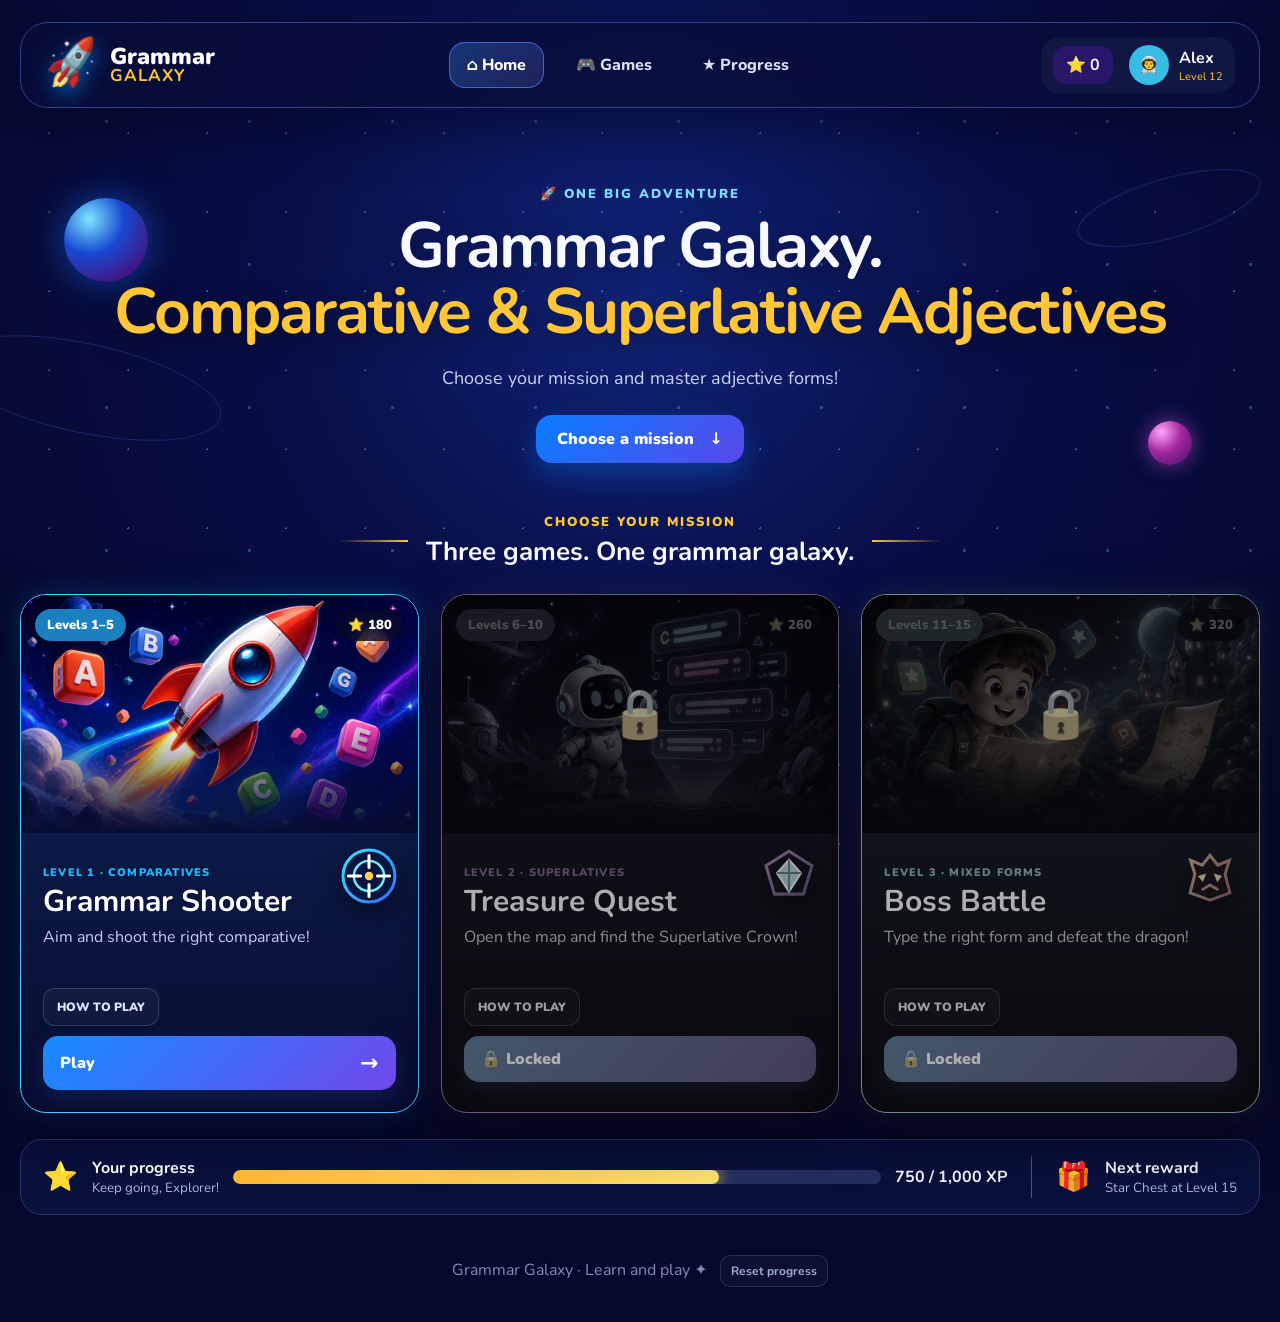
<file: index.html>
<!doctype html>
<html lang="en">
<head>
  <meta charset="utf-8">
  <meta name="viewport" content="width=device-width, initial-scale=1">
  <meta name="theme-color" content="#060a2b">
  <title>Grammar Galaxy — Comparative &amp; Superlative Adjectives</title>
  <link rel="preconnect" href="https://fonts.googleapis.com">
  <link rel="preconnect" href="https://fonts.gstatic.com" crossorigin>
  <link href="https://fonts.googleapis.com/css2?family=Nunito:wght@500;700;800;900&display=swap" rel="stylesheet">
  <link rel="stylesheet" href="styles.css">
  <style>
    .game-card .button {
      background: linear-gradient(135deg, #168cff, #7048ed);
      box-shadow: 0 8px 22px #315ed733;
    }
    .game-card.locked{filter:saturate(.25) brightness(.68);cursor:not-allowed}.game-card.locked:hover{transform:none}.game-card.locked .cover:before{content:"🔒";position:absolute;z-index:5;inset:0;display:grid;place-items:center;background:#05082499;font-size:48px}.game-card.completed{box-shadow:0 0 30px #4be8a844,0 22px 55px #01031d99}#resetProgress{margin-left:8px;border:1px solid #ffffff20;border-radius:10px;padding:7px 10px;color:#9eabd2;background:#ffffff08;font:700 12px Nunito;cursor:pointer}
    .card-copy{padding-top:27px}.game-emblem{position:absolute;right:20px;top:14px;width:58px;height:58px;filter:drop-shadow(0 8px 14px #0008)}.how-card-btn{margin-bottom:10px;border:1px solid #ffffff26;border-radius:12px;padding:10px 13px;color:#dce6ff;background:#ffffff09;font:900 12px Nunito;cursor:pointer;text-transform:uppercase}.how-card-btn:hover{background:#ffffff18}.home-modal{position:fixed;z-index:100;inset:0;display:grid;place-items:center;padding:18px;background:#02051bdc;backdrop-filter:blur(10px)}.home-modal-card{width:min(520px,100%);padding:28px;border:1px solid #647dff;border-radius:26px;text-align:center;background:linear-gradient(145deg,#11194c,#080c2e);box-shadow:0 30px 90px #000}.home-modal-card img{width:78px}.home-modal-card h2{font-size:32px;margin:8px}.home-modal-card p{color:#c7d1f0;line-height:1.6}.home-example{margin:16px 0;padding:14px;border-radius:14px;text-align:left;background:#ffffff09;line-height:1.8}.home-modal-card button,.home-modal-card a{display:inline-block;margin:4px;border:0;border-radius:12px;padding:12px 17px;color:#fff;background:#ffffff12;font:900 13px Nunito;text-decoration:none;cursor:pointer}.home-modal-card a{background:linear-gradient(135deg,#168cff,#7048ed)}
  </style>
</head>
<body>
  <div class="stars" aria-hidden="true"></div>
  <header class="topbar">
    <a class="brand" href="#top" aria-label="Adjective Adventure — Home">
      <span class="brand-rocket">🚀</span>
      <span><b>Grammar</b><strong>GALAXY</strong></span>
    </a>
    <nav aria-label="Main navigation">
      <a class="active" href="#top">⌂ <span>Home</span></a>
      <a href="#games">🎮 <span>Games</span></a>
      <a href="#progress">★ <span>Progress</span></a>
    </nav>
    <div class="player"><span class="score">⭐ <b>1,250</b></span><span class="avatar">👨‍🚀</span><span><b>Alex</b><small>Level 12</small></span></div>
  </header>

  <main id="top">
    <section class="hero">
      <div class="orbit orbit-one"></div><div class="orbit orbit-two"></div>
      <p class="kicker">🚀 ONE BIG ADVENTURE</p>
      <h1>Grammar Galaxy.<br><em>Comparative &amp; Superlative Adjectives</em></h1>
      <p>Choose your mission and master adjective forms!</p>
      <a class="hero-cta" href="#games">Choose a mission <span>↓</span></a>
      <div class="planet planet-a"></div><div class="planet planet-b"></div>
    </section>

    <section class="missions" id="games">
      <div class="section-heading"><span></span><div><p>CHOOSE YOUR MISSION</p><h2>Three games. One grammar galaxy.</h2></div><span></span></div>
      <div class="game-grid">
        <a class="game-card cyan" data-level="1" href="game1.html" aria-label="Open Grammar Shooter">
          <div class="cover"><img src="assets/rocket-words.jpg" alt="A rocket flying through colorful letters"><span class="level">Levels 1–5</span><span class="reward">⭐ 180</span><span class="play-icon">▶</span></div>
          <div class="card-copy"><img class="game-emblem" src="assets/shooter-emblem.svg" alt="Grammar Shooter emblem"><span class="category">LEVEL 1 · COMPARATIVES</span><h3>Grammar Shooter</h3><p>Aim and shoot the right comparative!</p><button class="how-card-btn" data-how="1">How to play</button><span class="button">Play <b>→</b></span></div>
        </a>
        <a class="game-card violet" data-level="2" href="game2.html" aria-label="Open Treasure Quest">
          <div class="cover"><img src="assets/galaxy-grammar.jpg" alt="An astronaut robot with glowing cards"><span class="level">Levels 6–10</span><span class="reward">⭐ 260</span><span class="play-icon">▶</span></div>
          <div class="card-copy"><img class="game-emblem" src="assets/treasure-emblem.svg" alt="Treasure Quest emblem"><span class="category">LEVEL 2 · SUPERLATIVES</span><h3>Treasure Quest</h3><p>Open the map and find the Superlative Crown!</p><button class="how-card-btn" data-how="2">How to play</button><span class="button">Play <b>→</b></span></div>
        </a>
        <a class="game-card teal" data-level="3" href="game3.html" aria-label="Open Boss Battle">
          <div class="cover"><img src="assets/reading-quest.jpg" alt="A young explorer reading a magic map"><span class="level">Levels 11–15</span><span class="reward">⭐ 320</span><span class="play-icon">▶</span></div>
          <div class="card-copy"><img class="game-emblem" src="assets/boss-emblem.svg" alt="Boss Battle emblem"><span class="category">LEVEL 3 · MIXED FORMS</span><h3>Boss Battle</h3><p>Type the right form and defeat the dragon!</p><button class="how-card-btn" data-how="3">How to play</button><span class="button">Play <b>→</b></span></div>
        </a>
      </div>
    </section>

    <section class="progress-panel" id="progress">
      <span class="medal">⭐</span><div><b>Your progress</b><small>Keep going, Explorer!</small></div><div class="bar"><i></i></div><b>750 / 1,000 XP</b><span class="divider"></span><span class="chest">🎁</span><div><b>Next reward</b><small>Star Chest at Level 15</small></div>
    </section>
  </main>
  <footer>Grammar Galaxy · Learn and play ✦ <button id="resetProgress">Reset progress</button></footer>
  <script>
    const galaxyState=JSON.parse(localStorage.getItem('grammarGalaxy')||'{"unlocked":1,"xp":0,"completed":{}}');
    document.querySelectorAll('[data-level]').forEach(card=>{const level=Number(card.dataset.level);if(level>galaxyState.unlocked){card.classList.add('locked');card.setAttribute('aria-disabled','true');card.addEventListener('click',event=>event.preventDefault());card.querySelector('.button').innerHTML='🔒 Locked';}else if(galaxyState.completed[level]){card.classList.add('completed');card.querySelector('.button').innerHTML='✓ Play again <b>→</b>';}});
    document.querySelector('.player .score b').textContent=(galaxyState.xp||0).toLocaleString('en-US');
    document.getElementById('resetProgress').onclick=()=>{if(confirm('Reset all game progress?')){localStorage.removeItem('grammarGalaxy');location.reload()}};
    const howInfo={1:{name:'Grammar Shooter',icon:'assets/shooter-emblem.svg',url:'game1.html',text:'Shoot the moving target with the correct comparative form.',example:'A mouse is ___ than an elephant.<br>🎯 small · smaller · smallest'},2:{name:'Treasure Quest',icon:'assets/treasure-emblem.svg',url:'game2.html',text:'Choose the correct superlative and open the next map sector.',example:'This is ___ room in the house.<br>💎 the smaller · the smallest · the most small'},3:{name:'Boss Battle',icon:'assets/boss-emblem.svg',url:'game3.html',text:'Fight through three phases and remove all 15 Boss HP.',example:'Choose forms first, then type answers.<br>⚔️ Correct = -1 Boss HP'}};
    document.querySelectorAll('.how-card-btn').forEach(button=>button.onclick=event=>{event.preventDefault();event.stopPropagation();const level=Number(button.dataset.how),info=howInfo[level],locked=level>galaxyState.unlocked,modal=document.createElement('div');modal.className='home-modal';modal.innerHTML=`<div class="home-modal-card"><img src="${info.icon}" alt=""><small>HOW TO PLAY</small><h2>${info.name}</h2><p>${info.text} Correct answers give XP and build your streak. Complete all 15 questions.</p><div class="home-example">${info.example}</div><button class="modal-close">CLOSE</button>${locked?'<button disabled>🔒 LOCKED</button>':`<a href="${info.url}">START GAME</a>`}</div>`;document.body.appendChild(modal);modal.querySelector('.modal-close').onclick=()=>modal.remove();modal.onclick=e=>{if(e.target===modal)modal.remove()}});
  </script>
</body>
</html>
</file>
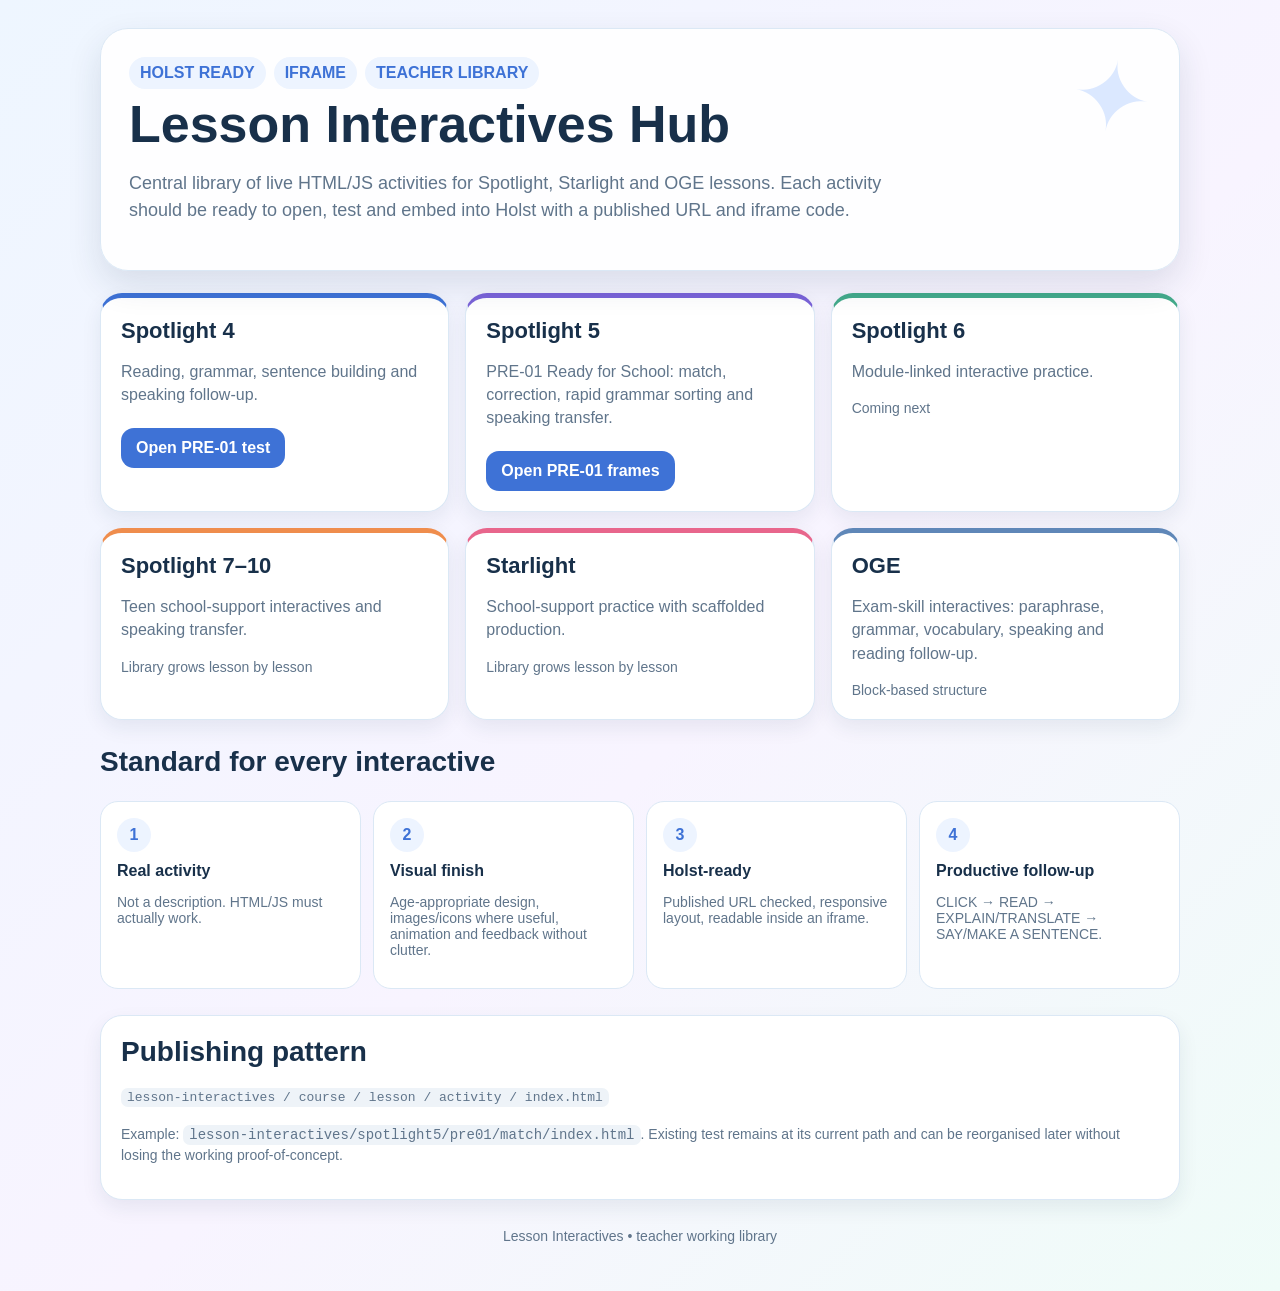
<file: lesson-interactives/index.html>
<!doctype html>
<html lang="en">
<head>
<meta charset="utf-8"/>
<meta name="viewport" content="width=device-width,initial-scale=1"/>
<title>Lesson Interactives Hub</title>
<style>
:root{--bg:#f5f9ff;--card:#fff;--ink:#18304a;--muted:#60758b;--blue:#3e72d6;--purple:#7a63d8;--mint:#43aa8b;--line:#dbe8f5;--shadow:0 14px 34px rgba(24,48,74,.12)}
*{box-sizing:border-box}body{margin:0;font-family:Inter,Arial,sans-serif;background:linear-gradient(135deg,#eef6ff,#f8f4ff 55%,#effcf8);color:var(--ink);min-height:100vh}
.wrap{max-width:1120px;margin:auto;padding:28px 20px 48px}.hero{background:rgba(255,255,255,.92);border:1px solid var(--line);border-radius:28px;padding:28px;box-shadow:var(--shadow);position:relative;overflow:hidden}.hero:after{content:'✦';position:absolute;right:28px;top:12px;font-size:96px;color:#dbe8ff;transform:rotate(10deg)}h1{margin:0 0 10px;font-size:clamp(30px,5vw,52px);line-height:1.05}.lead{font-size:18px;color:var(--muted);max-width:760px;line-height:1.5}.badge{display:inline-block;padding:7px 11px;border-radius:999px;background:#edf4ff;color:var(--blue);font-weight:800;margin:0 8px 8px 0}.grid{display:grid;grid-template-columns:repeat(3,1fr);gap:16px;margin-top:22px}.card{background:var(--card);border:1px solid var(--line);border-radius:22px;padding:20px;box-shadow:0 8px 20px rgba(24,48,74,.08)}.card h2{margin:0 0 8px;font-size:22px}.card p{color:var(--muted);line-height:1.45}.course{border-top:5px solid var(--blue)}.course:nth-child(2){border-top-color:var(--purple)}.course:nth-child(3){border-top-color:var(--mint)}.course:nth-child(4){border-top-color:#ef8d4d}.course:nth-child(5){border-top-color:#e8668c}.course:nth-child(6){border-top-color:#5f87b8}.btn{display:inline-block;text-decoration:none;background:var(--blue);color:#fff;padding:11px 15px;border-radius:13px;font-weight:800;margin-top:6px}.btn.secondary{background:#334b62}.section{margin-top:26px}.section h2{font-size:28px}.steps{display:grid;grid-template-columns:repeat(4,1fr);gap:12px}.step{background:#fff;border:1px solid var(--line);border-radius:18px;padding:16px;min-height:130px}.num{width:34px;height:34px;border-radius:50%;display:grid;place-items:center;background:#edf4ff;color:var(--blue);font-weight:900;margin-bottom:10px}.small{font-size:14px;color:var(--muted)}code{background:#eef3f8;padding:2px 6px;border-radius:7px}.footer{margin-top:28px;text-align:center;color:var(--muted);font-size:14px}@media(max-width:900px){.grid{grid-template-columns:1fr 1fr}.steps{grid-template-columns:1fr 1fr}}@media(max-width:620px){.grid,.steps{grid-template-columns:1fr}.hero{padding:20px}.hero:after{display:none}}
</style>
</head>
<body>
<div class="wrap">
  <section class="hero">
    <span class="badge">HOLST READY</span><span class="badge">IFRAME</span><span class="badge">TEACHER LIBRARY</span>
    <h1>Lesson Interactives Hub</h1>
    <p class="lead">Central library of live HTML/JS activities for Spotlight, Starlight and OGE lessons. Each activity should be ready to open, test and embed into Holst with a published URL and iframe code.</p>
  </section>

  <section class="grid">
    <article class="card course"><h2>Spotlight 4</h2><p>Reading, grammar, sentence building and speaking follow-up.</p><a class="btn" href="spotlight4-pre01-reading-grammar/">Open PRE-01 test</a></article>
    <article class="card course"><h2>Spotlight 5</h2><p>PRE-01 Ready for School: match, correction, rapid grammar sorting and speaking transfer.</p><a class="btn" href="spotlight5/pre01/">Open PRE-01 frames</a></article>
    <article class="card course"><h2>Spotlight 6</h2><p>Module-linked interactive practice.</p><span class="small">Coming next</span></article>
    <article class="card course"><h2>Spotlight 7–10</h2><p>Teen school-support interactives and speaking transfer.</p><span class="small">Library grows lesson by lesson</span></article>
    <article class="card course"><h2>Starlight</h2><p>School-support practice with scaffolded production.</p><span class="small">Library grows lesson by lesson</span></article>
    <article class="card course"><h2>OGE</h2><p>Exam-skill interactives: paraphrase, grammar, vocabulary, speaking and reading follow-up.</p><span class="small">Block-based structure</span></article>
  </section>

  <section class="section">
    <h2>Standard for every interactive</h2>
    <div class="steps">
      <div class="step"><div class="num">1</div><strong>Real activity</strong><p class="small">Not a description. HTML/JS must actually work.</p></div>
      <div class="step"><div class="num">2</div><strong>Visual finish</strong><p class="small">Age-appropriate design, images/icons where useful, animation and feedback without clutter.</p></div>
      <div class="step"><div class="num">3</div><strong>Holst-ready</strong><p class="small">Published URL checked, responsive layout, readable inside an iframe.</p></div>
      <div class="step"><div class="num">4</div><strong>Productive follow-up</strong><p class="small">CLICK → READ → EXPLAIN/TRANSLATE → SAY/MAKE A SENTENCE.</p></div>
    </div>
  </section>

  <section class="section card">
    <h2>Publishing pattern</h2>
    <p><code>lesson-interactives / course / lesson / activity / index.html</code></p>
    <p class="small">Example: <code>lesson-interactives/spotlight5/pre01/match/index.html</code>. Existing test remains at its current path and can be reorganised later without losing the working proof-of-concept.</p>
  </section>

  <div class="footer">Lesson Interactives • teacher working library</div>
</div>
</body>
</html>
</file>
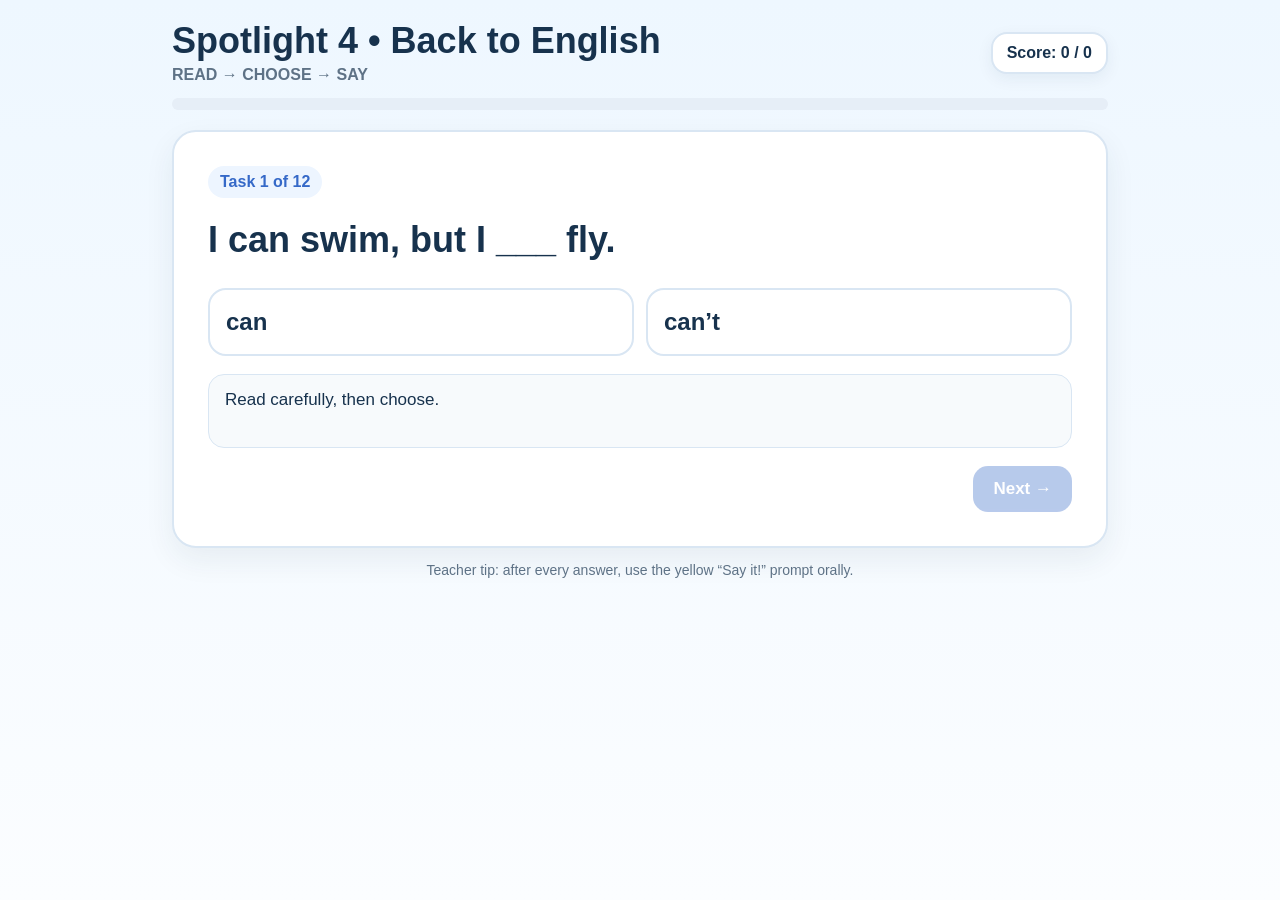
<file: lesson-interactives/spotlight4-pre01-reading-grammar/index.html>
<!doctype html>
<html lang="en">
<head>
<meta charset="utf-8" />
<meta name="viewport" content="width=device-width,initial-scale=1" />
<title>Spotlight 4 PRE-01 — Read & Choose</title>
<style>
  :root{--bg:#f6fbff;--card:#ffffff;--ink:#17324d;--muted:#5e7286;--accent:#3569c8;--ok:#1a7f5a;--bad:#b54444;--line:#d9e6f3;--soft:#edf5ff;}
  *{box-sizing:border-box} body{margin:0;font-family:Inter,Arial,sans-serif;background:linear-gradient(180deg,#eef7ff 0%,#fbfdff 100%);color:var(--ink);min-height:100vh}
  .app{max-width:980px;margin:auto;padding:22px}
  .top{display:flex;gap:14px;align-items:center;justify-content:space-between;flex-wrap:wrap;margin-bottom:14px}
  h1{font-size:clamp(22px,3.4vw,36px);margin:0;line-height:1.05}
  .sub{color:var(--muted);font-weight:600;margin-top:6px}
  .score{background:#fff;border:2px solid var(--line);border-radius:16px;padding:10px 14px;font-weight:800;box-shadow:0 5px 16px #17324d10}
  .bar{height:12px;background:#e6eef7;border-radius:999px;overflow:hidden;margin:14px 0 20px}.fill{height:100%;width:0;background:linear-gradient(90deg,#4f8ce8,#6eb7f7);transition:.25s}
  .card{background:var(--card);border:2px solid var(--line);border-radius:24px;padding:clamp(20px,4vw,34px);box-shadow:0 12px 30px #17324d12}
  .tag{display:inline-block;background:var(--soft);color:var(--accent);font-weight:900;border-radius:999px;padding:7px 12px;margin-bottom:14px}
  .prompt{font-size:clamp(23px,3.4vw,36px);line-height:1.35;font-weight:800;margin:4px 0 24px}
  .options{display:grid;grid-template-columns:1fr 1fr;gap:12px}
  button.option{appearance:none;border:2px solid var(--line);background:#fff;color:var(--ink);border-radius:18px;padding:18px 16px;font-size:clamp(18px,2.6vw,24px);font-weight:800;cursor:pointer;transition:.15s;text-align:left}
  button.option:hover{transform:translateY(-2px);border-color:#8eb8ef;background:#f8fbff}
  button.option:disabled{cursor:default;transform:none}
  .correct{border-color:#58b690!important;background:#edf9f4!important;color:#106342!important}.wrong{border-color:#d78b8b!important;background:#fff1f1!important;color:#923838!important}
  .feedback{min-height:74px;margin-top:18px;padding:14px 16px;border-radius:16px;background:#f7fafc;border:1px solid var(--line);font-size:17px;line-height:1.35}
  .feedback strong{display:block;font-size:20px;margin-bottom:5px}
  .speak{margin-top:12px;padding:12px 14px;background:#fff8e8;border:1px solid #efd18a;border-radius:14px;font-weight:800;color:#6b5013}
  .actions{display:flex;gap:10px;justify-content:flex-end;margin-top:18px}.next,.restart{border:0;border-radius:15px;padding:13px 20px;background:var(--accent);color:#fff;font-size:17px;font-weight:900;cursor:pointer}.next:disabled{opacity:.35;cursor:not-allowed}.restart{background:#334a61}
  .finish{text-align:center;padding:24px 8px}.big{font-size:64px}.finish h2{font-size:32px;margin:8px 0}.finish p{font-size:20px;color:var(--muted)}
  .tip{margin-top:14px;color:var(--muted);font-size:14px;text-align:center}
  @media(max-width:650px){.options{grid-template-columns:1fr}.app{padding:12px}.card{border-radius:18px}.top{align-items:flex-start}}
</style>
</head>
<body>
<div class="app">
  <div class="top">
    <div><h1>Spotlight 4 • Back to English</h1><div class="sub">READ → CHOOSE → SAY</div></div>
    <div class="score" id="score">Score: 0 / 0</div>
  </div>
  <div class="bar"><div class="fill" id="fill"></div></div>
  <main class="card" id="card"></main>
  <div class="tip">Teacher tip: after every answer, use the yellow “Say it!” prompt orally.</div>
</div>
<script>
const tasks = [
 {p:'I can swim, but I ___ fly.',o:['can','can’t'],a:1,s:'Say two things: “I can …, but I can’t … .”',e:'We use can’t for something a person cannot do.'},
 {p:'Tom has got a bike. ___ bike is red.',o:['His','Her'],a:0,s:'Say: “I have got … . My … is … .”',e:'Tom → his.'},
 {p:'Read: “Mia gets up at seven o’clock. She has breakfast at half past seven.” When does Mia have breakfast?',o:['7:00','7:30'],a:1,s:'Tell the teacher what time you have breakfast.',e:'Half past seven = 7:30.'},
 {p:'My sister ___ got a new school bag.',o:['has','have'],a:0,s:'Make one sentence with “has got”.',e:'He / she / it → has got.'},
 {p:'Read: “Ben is ten. He likes football and computer games. He can ride a bike very well.” What can Ben do?',o:['Ride a bike','Play the piano'],a:0,s:'Say one thing you can do very well.',e:'The text says he can ride a bike very well.'},
 {p:'We ___ English on Mondays.',o:['have','has'],a:0,s:'Say: “We have … on … .”',e:'With we, use have.'},
 {p:'Choose the correct question.',o:['Can you swim?','You can swim?'],a:0,s:'Ask the teacher one question with “Can you … ?”',e:'Question form: Can + subject + verb?'},
 {p:'Read: “Kate has got a brother. His name is Sam. Sam is eight.” Who is eight?',o:['Kate','Sam'],a:1,s:'Say one fact about your family.',e:'The text directly says: Sam is eight.'},
 {p:'It is 8:00. Choose the correct sentence.',o:['It is eight o’clock.','It is half past eight.'],a:0,s:'Say the current lesson time in English.',e:'8:00 = eight o’clock.'},
 {p:'Choose the correct sentence.',o:['He can plays football.','He can play football.'],a:1,s:'Make a new sentence: “She can … .”',e:'After can, use the base verb: play, not plays.'},
 {p:'Read: “Lucy gets home at four. At five she does her homework. Then she plays with her dog.” What does Lucy do at five?',o:['She does her homework.','She plays with her dog.'],a:0,s:'Tell the teacher what you do after school.',e:'At five she does her homework.'},
 {p:'Choose the best reply: “Can your friend ride a bike?”',o:['Yes, he can.','Yes, he has.'],a:0,s:'Ask and answer one Can-question about a friend.',e:'Can-question → Yes, he can / No, he can’t.'}
];
let i=0, good=0, answered=false;
const card=document.getElementById('card'),score=document.getElementById('score'),fill=document.getElementById('fill');
function ding(ok){try{const A=window.AudioContext||window.webkitAudioContext;const c=new A();const o=c.createOscillator(),g=c.createGain();o.connect(g);g.connect(c.destination);o.frequency.value=ok?660:220;g.gain.value=.05;o.start();o.stop(c.currentTime+.09)}catch(e){}}
function render(){answered=false; if(i>=tasks.length){finish();return} const t=tasks[i];fill.style.width=(i/tasks.length*100)+'%';score.textContent=`Score: ${good} / ${i}`;card.innerHTML=`<div class="tag">Task ${i+1} of ${tasks.length}</div><div class="prompt">${t.p}</div><div class="options">${t.o.map((x,n)=>`<button class="option" data-n="${n}">${x}</button>`).join('')}</div><div class="feedback" id="fb">Read carefully, then choose.</div><div class="actions"><button class="next" id="next" disabled>Next →</button></div>`;card.querySelectorAll('.option').forEach(b=>b.onclick=()=>choose(+b.dataset.n));document.getElementById('next').onclick=()=>{i++;render()}}
function choose(n){if(answered)return;answered=true;const t=tasks[i],bs=[...card.querySelectorAll('.option')];bs.forEach((b,k)=>{b.disabled=true;if(k===t.a)b.classList.add('correct');if(k===n&&n!==t.a)b.classList.add('wrong')});const ok=n===t.a;if(ok)good++;ding(ok);document.getElementById('fb').innerHTML=`<strong>${ok?'✓ Correct!':'✗ Try to notice the rule.'}</strong>${t.e}<div class="speak">🎤 Say it! ${t.s}</div>`;document.getElementById('next').disabled=false;score.textContent=`Score: ${good} / ${i+1}`;fill.style.width=((i+1)/tasks.length*100)+'%'}
function finish(){fill.style.width='100%';score.textContent=`Score: ${good} / ${tasks.length}`;let msg=good>=10?'Excellent reading!':good>=7?'Good work — one more round will make it faster.':'Let’s repeat the key sentences once more.';card.innerHTML=`<div class="finish"><div class="big">⭐</div><h2>${good} / ${tasks.length}</h2><p>${msg}</p><div class="speak">🎤 Final speaking: Say 4 sentences about yourself using <b>can / can’t / have got / daily routine</b>.</div><br><button class="restart" id="restart">Play again</button></div>`;document.getElementById('restart').onclick=()=>{i=0;good=0;render()}}
render();
</script>
</body>
</html>
</file>
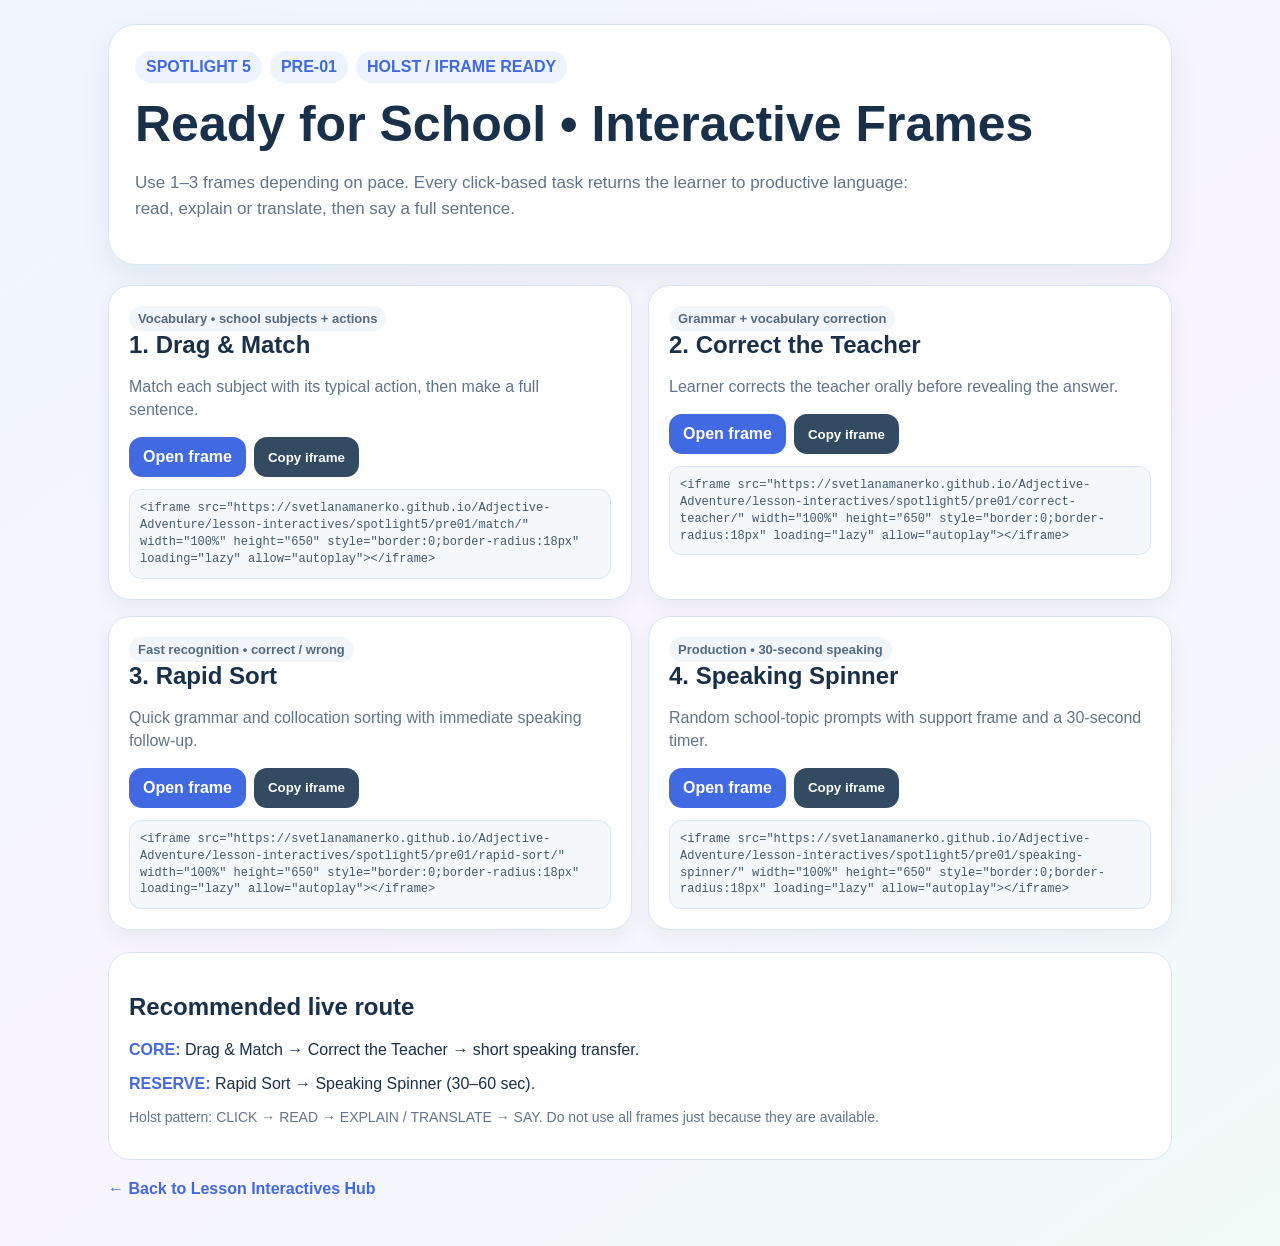
<file: lesson-interactives/spotlight5/pre01/index.html>
<!doctype html>
<html lang="en"><head><meta charset="utf-8"><meta name="viewport" content="width=device-width,initial-scale=1"><title>Spotlight 5 PRE-01 — Holst Frames</title><style>:root{--ink:#18304a;--muted:#61758a;--blue:#4169e1;--purple:#7559d8;--mint:#2ca37e;--gold:#e4a92f;--line:#d9e6f3;--shadow:0 12px 30px #18304a12}*{box-sizing:border-box}body{margin:0;font-family:Inter,Arial,sans-serif;background:linear-gradient(145deg,#eef6ff,#f8f4ff 55%,#effcf7);color:var(--ink);min-height:100vh}.wrap{max-width:1100px;margin:auto;padding:24px 18px 48px}.hero{background:#fff;border:1px solid var(--line);border-radius:28px;padding:26px;box-shadow:var(--shadow)}.badges{display:flex;gap:8px;flex-wrap:wrap}.badge{background:#edf4ff;color:var(--blue);font-weight:900;padding:7px 11px;border-radius:999px}.hero h1{font-size:clamp(30px,5vw,50px);margin:12px 0 8px}.hero p{color:var(--muted);font-size:17px;line-height:1.5;max-width:780px}.grid{display:grid;grid-template-columns:1fr 1fr;gap:16px;margin-top:20px}.card{background:#fff;border:1px solid var(--line);border-radius:22px;padding:20px;box-shadow:0 8px 20px #18304a0e}.card h2{margin:0 0 8px}.card p{color:var(--muted);line-height:1.45}.tag{display:inline-block;font-size:13px;font-weight:900;padding:5px 9px;border-radius:999px;background:#f2f6fb;color:#526b83}.actions{display:flex;gap:8px;flex-wrap:wrap;margin-top:14px}.btn{border:0;border-radius:13px;padding:11px 14px;background:var(--blue);color:white;font-weight:900;text-decoration:none;cursor:pointer}.btn.copy{background:#334b62}.code{margin-top:12px;background:#f5f8fb;border:1px solid var(--line);border-radius:12px;padding:10px;font:12px/1.4 Consolas,monospace;color:#425a70;overflow:auto}.flow{margin-top:22px;background:#fff;border:1px solid var(--line);border-radius:22px;padding:20px}.flow strong{color:var(--blue)}.small{color:var(--muted);font-size:14px}.back{display:inline-block;margin-top:20px;color:var(--blue);font-weight:900;text-decoration:none}@media(max-width:760px){.grid{grid-template-columns:1fr}.wrap{padding:14px 10px 36px}.hero{padding:20px}}</style></head><body><div class="wrap"><section class="hero"><div class="badges"><span class="badge">SPOTLIGHT 5</span><span class="badge">PRE-01</span><span class="badge">HOLST / IFRAME READY</span></div><h1>Ready for School • Interactive Frames</h1><p>Use 1–3 frames depending on pace. Every click-based task returns the learner to productive language: read, explain or translate, then say a full sentence.</p></section><section class="grid" id="grid"></section><section class="flow"><h2>Recommended live route</h2><p><strong>CORE:</strong> Drag & Match → Correct the Teacher → short speaking transfer.</p><p><strong>RESERVE:</strong> Rapid Sort → Speaking Spinner (30–60 sec).</p><p class="small">Holst pattern: CLICK → READ → EXPLAIN / TRANSLATE → SAY. Do not use all frames just because they are available.</p></section><a class="back" href="../../">← Back to Lesson Interactives Hub</a></div><script>
const base='https://svetlanamanerko.github.io/Adjective-Adventure/lesson-interactives/spotlight5/pre01/';const items=[
['1. Drag & Match','match/','Vocabulary • school subjects + actions','Match each subject with its typical action, then make a full sentence.'],
['2. Correct the Teacher','correct-teacher/','Grammar + vocabulary correction','Learner corrects the teacher orally before revealing the answer.'],
['3. Rapid Sort','rapid-sort/','Fast recognition • correct / wrong','Quick grammar and collocation sorting with immediate speaking follow-up.'],
['4. Speaking Spinner','speaking-spinner/','Production • 30-second speaking','Random school-topic prompts with support frame and a 30-second timer.']];
const grid=document.getElementById('grid');items.forEach((x,n)=>{const url=base+x[1],code=`<iframe src="${url}" width="100%" height="650" style="border:0;border-radius:18px" loading="lazy" allow="autoplay"></iframe>`;const el=document.createElement('article');el.className='card';el.innerHTML=`<span class="tag">${x[2]}</span><h2>${x[0]}</h2><p>${x[3]}</p><div class="actions"><a class="btn" href="${x[1]}" target="_blank">Open frame</a><button class="btn copy">Copy iframe</button></div><div class="code"></div>`;el.querySelector('.code').textContent=code;el.querySelector('.copy').onclick=async e=>{try{await navigator.clipboard.writeText(code);e.target.textContent='Copied ✓';setTimeout(()=>e.target.textContent='Copy iframe',1300)}catch(err){e.target.textContent='Select code below'}};grid.appendChild(el)});
</script></body></html>
</file>
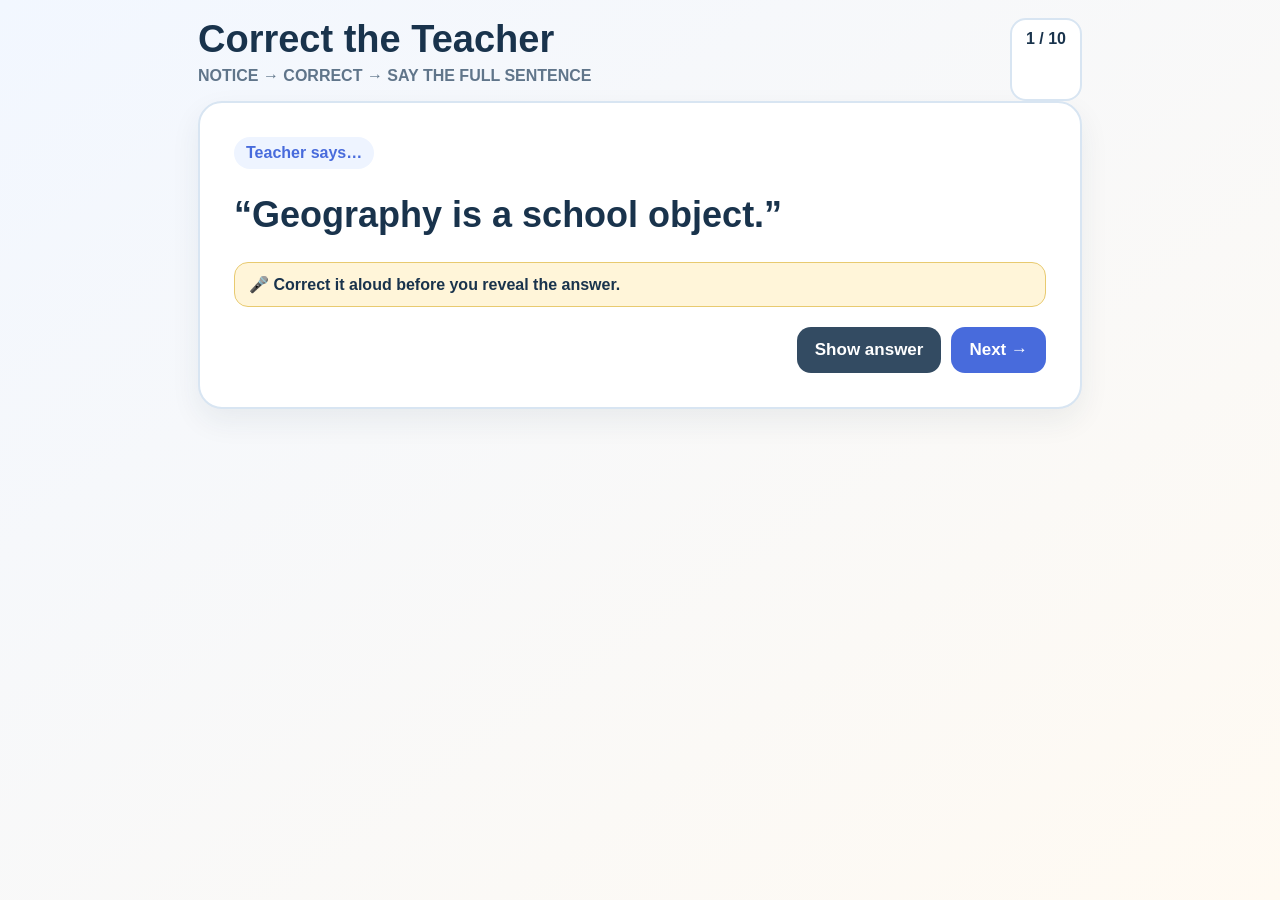
<file: lesson-interactives/spotlight5/pre01/correct-teacher/index.html>
<!doctype html>
<html lang="en"><head><meta charset="utf-8"><meta name="viewport" content="width=device-width,initial-scale=1"><title>Spotlight 5 PRE-01 — Correct the Teacher</title><style>:root{--ink:#19334c;--muted:#60758a;--blue:#486bdc;--line:#d8e5f2;--soft:#eef4ff;--ok:#eaf9f1}*{box-sizing:border-box}body{margin:0;font-family:Inter,Arial,sans-serif;background:linear-gradient(145deg,#f2f7ff,#fffaf2);color:var(--ink);min-height:100vh}.app{max-width:920px;margin:auto;padding:18px}.head{display:flex;justify-content:space-between;gap:12px;flex-wrap:wrap}.head h1{margin:0;font-size:clamp(24px,4vw,38px)}.sub{color:var(--muted);font-weight:800;margin:6px 0 16px}.pill{background:#fff;border:2px solid var(--line);border-radius:16px;padding:10px 14px;font-weight:900}.card{background:#fff;border:2px solid var(--line);border-radius:24px;padding:clamp(20px,4vw,34px);box-shadow:0 12px 30px #19334c12}.tag{display:inline-block;background:var(--soft);color:var(--blue);padding:7px 12px;border-radius:999px;font-weight:900}.wrong{font-size:clamp(24px,4vw,36px);line-height:1.35;font-weight:900;margin:22px 0}.prompt{padding:12px 14px;background:#fff5d9;border:1px solid #e8ca70;border-radius:14px;font-weight:850}.answer{margin-top:16px;padding:16px;border-radius:16px;background:var(--ok);border:1px solid #7fc8a9;font-size:clamp(20px,3vw,28px);font-weight:900;display:none}.note{margin-top:10px;color:var(--muted);font-weight:700}.actions{display:flex;gap:10px;justify-content:flex-end;flex-wrap:wrap;margin-top:20px}.btn{border:0;border-radius:14px;padding:13px 18px;font-size:17px;font-weight:900;cursor:pointer;background:var(--blue);color:#fff}.btn.secondary{background:#334b62}.finish{text-align:center;font-size:26px;font-weight:900;padding:28px 10px}.speak{margin-top:12px;padding:12px 14px;background:#fff5d9;border-radius:14px;color:#684f12}@media(max-width:620px){.app{padding:10px}.actions{justify-content:stretch}.btn{flex:1}}</style></head><body><div class="app"><div class="head"><div><h1>Correct the Teacher</h1><div class="sub">NOTICE → CORRECT → SAY THE FULL SENTENCE</div></div><div class="pill" id="count"></div></div><main class="card" id="card"></main></div><script>
const tasks=[['Geography is a school object.','Geography is a school subject.'],['We do English on Monday.','We have English on Monday.'],['She go to school at eight.','She goes to school at eight.'],['They is in Class 5B.','They are in Class 5B.'],['I have a orange pencil case.','I have an orange pencil case.'],['Does he likes Science?','Does he like Science?'],['We have PE at Tuesday.','We have PE on Tuesday.'],['Lessons start on nine o’clock.','Lessons start at nine o’clock.'],['A timetable tells us what food to buy.','A timetable tells us the school schedule.'],['He don’t have Maths today.','He doesn’t have Maths today.']];let i=0;const card=document.getElementById('card'),count=document.getElementById('count');
function render(){if(i>=tasks.length){card.innerHTML=`<div class="finish">⭐ Great job!<div class="speak">🎤 Final challenge: make 3 new wrong school sentences for the teacher to correct.</div><div class="actions"><button class="btn secondary" onclick="i=0;render()">Play again</button></div></div>`;count.textContent=`10 / 10`;return}const t=tasks[i];count.textContent=`${i+1} / ${tasks.length}`;card.innerHTML=`<span class="tag">Teacher says…</span><div class="wrong">“${t[0]}”</div><div class="prompt">🎤 Correct it aloud before you reveal the answer.</div><div class="answer" id="ans">✓ ${t[1]}<div class="note">Now say the whole correct sentence one more time.</div></div><div class="actions"><button class="btn secondary" id="show">Show answer</button><button class="btn" id="next" disabled>Next →</button></div>`;document.getElementById('show').onclick=()=>{document.getElementById('ans').style.display='block';document.getElementById('next').disabled=false};document.getElementById('next').onclick=()=>{i++;render()}}
render();</script></body></html>
</file>
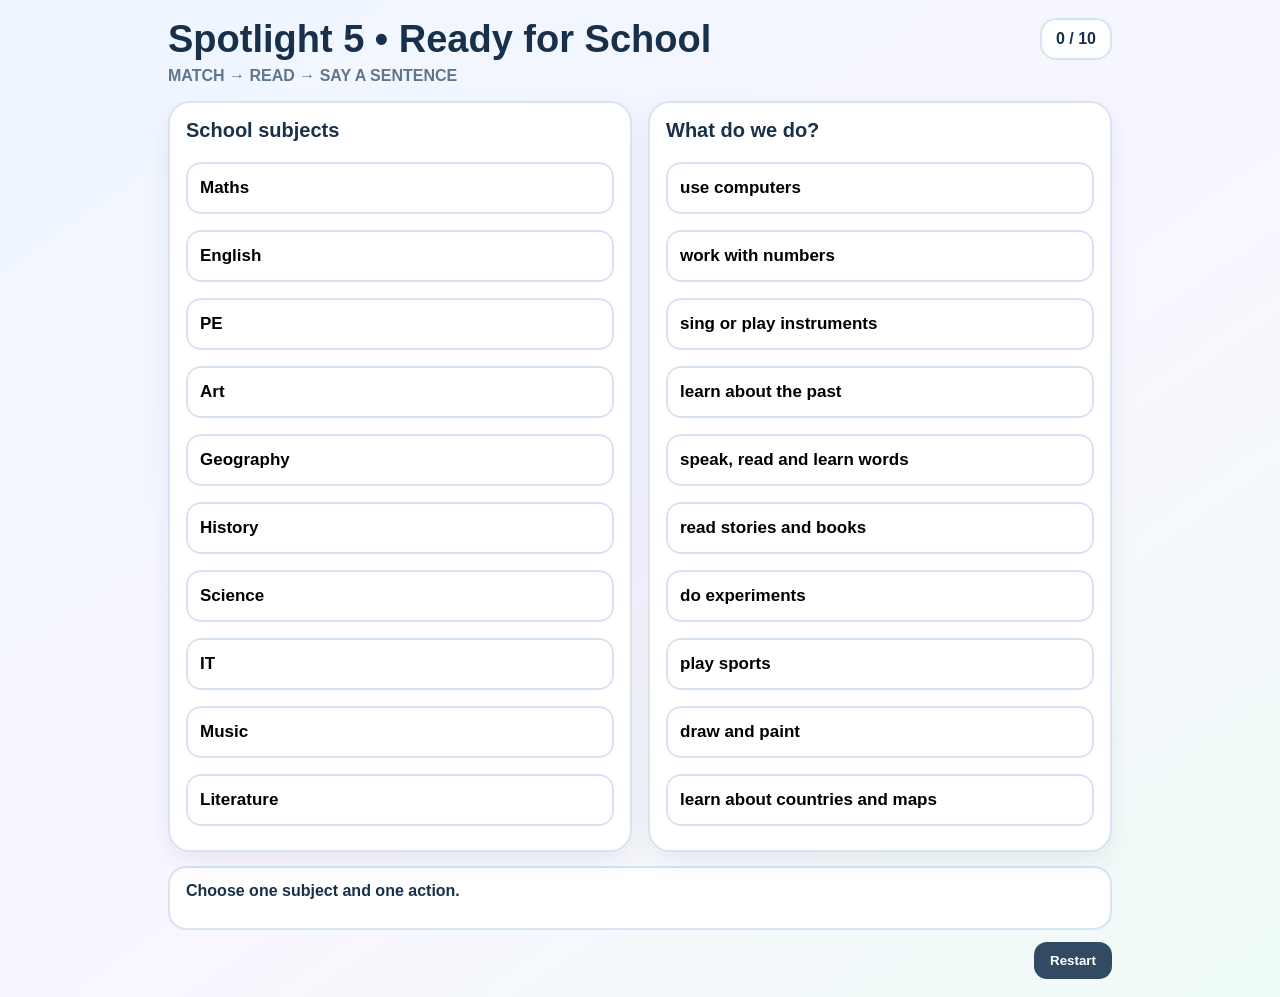
<file: lesson-interactives/spotlight5/pre01/match/index.html>
<!doctype html>
<html lang="en"><head><meta charset="utf-8"><meta name="viewport" content="width=device-width,initial-scale=1"><title>Spotlight 5 PRE-01 — School Match</title><style>
:root{--ink:#18304a;--muted:#61768c;--blue:#4169e1;--mint:#1f9d7a;--soft:#eef5ff;--line:#d7e5f3;--ok:#eaf9f2;--bad:#fff0f0}*{box-sizing:border-box}body{margin:0;font-family:Inter,Arial,sans-serif;background:linear-gradient(145deg,#eef6ff,#f9f6ff 55%,#effcf7);color:var(--ink);min-height:100vh}.app{max-width:980px;margin:auto;padding:18px}.top{display:flex;justify-content:space-between;gap:12px;align-items:flex-start;flex-wrap:wrap}h1{font-size:clamp(24px,4vw,38px);margin:0}.sub{color:var(--muted);font-weight:700;margin:6px 0 16px}.score{background:#fff;border:2px solid var(--line);border-radius:16px;padding:10px 14px;font-weight:900}.board{display:grid;grid-template-columns:1fr 1fr;gap:16px}.panel{background:#fff;border:2px solid var(--line);border-radius:22px;padding:16px;box-shadow:0 10px 26px #18304a12}.panel h2{margin:0 0 12px;font-size:20px}.item{width:100%;border:2px solid var(--line);background:#fff;border-radius:15px;padding:14px 12px;margin:8px 0;font-size:17px;font-weight:850;text-align:left;cursor:pointer;transition:.15s}.item:hover{transform:translateY(-1px);border-color:#9db8ed}.item.sel{border-color:var(--blue);background:var(--soft)}.item.done{border-color:#72c5a7;background:var(--ok);color:#12654a;cursor:default}.feedback{margin-top:14px;background:#fff;border:2px solid var(--line);border-radius:18px;padding:14px 16px;min-height:64px;font-weight:700}.speak{margin-top:8px;padding:10px 12px;background:#fff7df;border:1px solid #e9cc75;border-radius:12px;color:#6a5012}.actions{display:flex;gap:10px;justify-content:flex-end;margin-top:12px}.btn{border:0;border-radius:13px;padding:11px 16px;background:#334b62;color:#fff;font-weight:900;cursor:pointer}@media(max-width:700px){.board{grid-template-columns:1fr}.app{padding:10px}}</style></head><body><div class="app"><div class="top"><div><h1>Spotlight 5 • Ready for School</h1><div class="sub">MATCH → READ → SAY A SENTENCE</div></div><div class="score" id="score">0 / 10</div></div><div class="board"><section class="panel"><h2>School subjects</h2><div id="left"></div></section><section class="panel"><h2>What do we do?</h2><div id="right"></div></section></div><div class="feedback" id="fb">Choose one subject and one action.</div><div class="actions"><button class="btn" id="restart">Restart</button></div></div><script>
const pairs=[['Maths','work with numbers'],['English','speak, read and learn words'],['PE','play sports'],['Art','draw and paint'],['Geography','learn about countries and maps'],['History','learn about the past'],['Science','do experiments'],['IT','use computers'],['Music','sing or play instruments'],['Literature','read stories and books']];
const shuffle=a=>[...a].sort(()=>Math.random()-.5);let L=null,R=null,good=0;const left=document.getElementById('left'),right=document.getElementById('right'),fb=document.getElementById('fb'),score=document.getElementById('score');
function sound(ok){try{const A=window.AudioContext||window.webkitAudioContext,c=new A(),o=c.createOscillator(),g=c.createGain();o.connect(g);g.connect(c.destination);o.frequency.value=ok?680:220;g.gain.value=.04;o.start();o.stop(c.currentTime+.08)}catch(e){}}
function render(){good=0;L=R=null;score.textContent='0 / '+pairs.length;left.innerHTML=pairs.map((p,i)=>`<button class="item" data-i="${i}" data-side="L">${p[0]}</button>`).join('');const ord=shuffle(pairs.map((p,i)=>i));right.innerHTML=ord.map(i=>`<button class="item" data-i="${i}" data-side="R">${pairs[i][1]}</button>`).join('');document.querySelectorAll('.item').forEach(b=>b.onclick=()=>pick(b));fb.textContent='Choose one subject and one action.'}
function pick(b){if(b.classList.contains('done'))return;const side=b.dataset.side;document.querySelectorAll(`[data-side="${side}"]`).forEach(x=>x.classList.remove('sel'));b.classList.add('sel');if(side==='L')L=b;else R=b;if(L&&R)check()}
function check(){const ok=L.dataset.i===R.dataset.i;sound(ok);if(ok){L.classList.remove('sel');R.classList.remove('sel');L.classList.add('done');R.classList.add('done');good++;score.textContent=`${good} / ${pairs.length}`;const s=pairs[+L.dataset.i];fb.innerHTML=`✓ <b>${s[0]} — ${s[1]}</b><div class="speak">🎤 Say it: “In ${s[0]} we ${s[1]}.”</div>`;if(good===pairs.length)fb.innerHTML=`⭐ All matched!<div class="speak">🎤 Final challenge: choose any 3 subjects and make 3 full sentences without looking.</div>`}else{L.classList.remove('sel');R.classList.remove('sel');fb.innerHTML='✗ Not this pair. Try again.'}L=R=null}
document.getElementById('restart').onclick=render;render();</script></body></html>
</file>
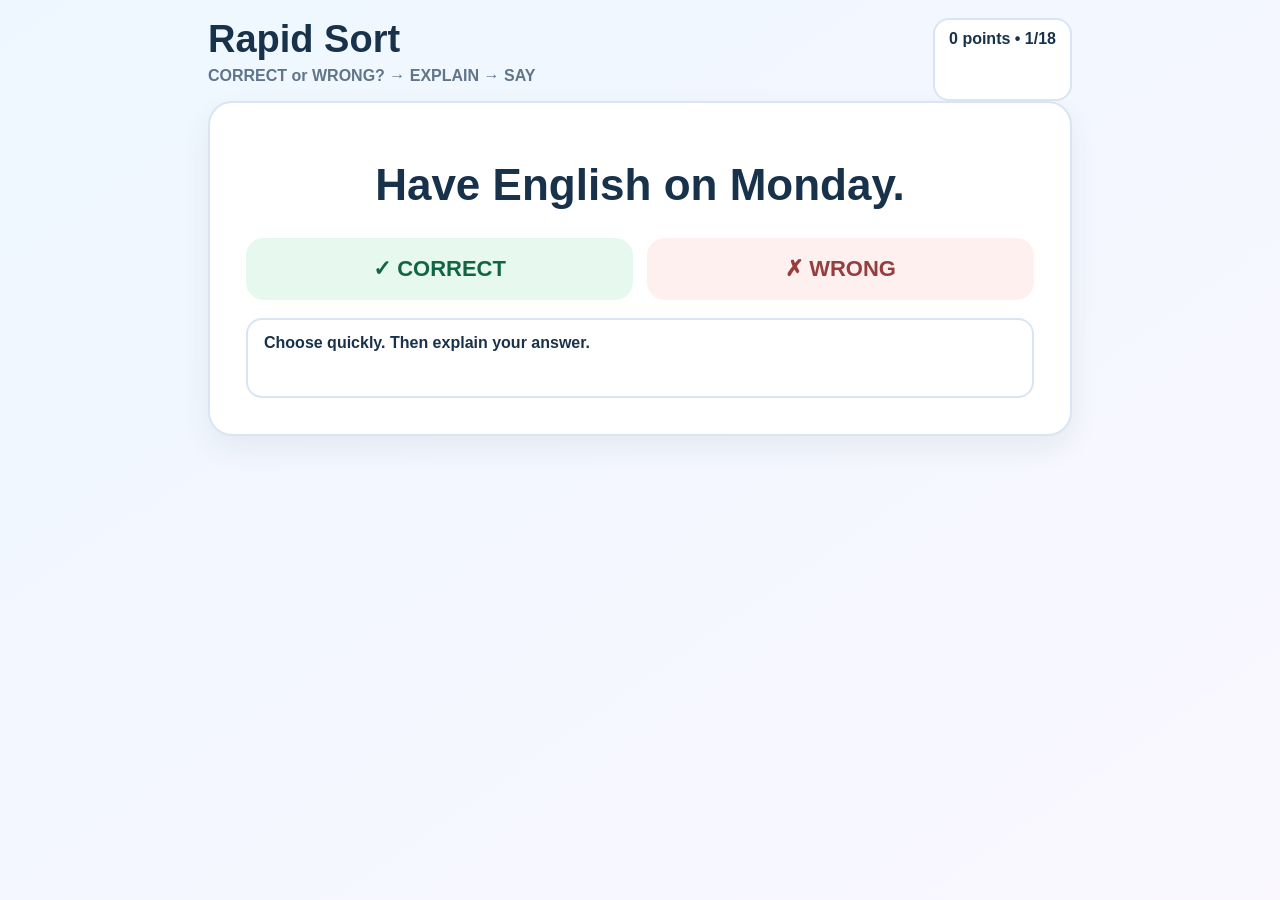
<file: lesson-interactives/spotlight5/pre01/rapid-sort/index.html>
<!doctype html>
<html lang="en"><head><meta charset="utf-8"><meta name="viewport" content="width=device-width,initial-scale=1"><title>Spotlight 5 PRE-01 — Rapid Sort</title><style>:root{--ink:#18324b;--muted:#60758a;--blue:#4369de;--line:#d9e5f2;--ok:#eaf9f2;--bad:#fff0f0}*{box-sizing:border-box}body{margin:0;font-family:Inter,Arial,sans-serif;background:linear-gradient(145deg,#eef7ff,#faf7ff);color:var(--ink);min-height:100vh}.app{max-width:900px;margin:auto;padding:18px}.top{display:flex;justify-content:space-between;gap:12px;flex-wrap:wrap}.top h1{margin:0;font-size:clamp(24px,4vw,38px)}.sub{color:var(--muted);font-weight:800;margin:6px 0 16px}.score{background:#fff;border:2px solid var(--line);border-radius:16px;padding:10px 14px;font-weight:900}.card{background:#fff;border:2px solid var(--line);border-radius:24px;padding:clamp(22px,4vw,36px);box-shadow:0 12px 30px #18324b12}.phrase{font-size:clamp(28px,5vw,44px);line-height:1.25;font-weight:900;text-align:center;margin:18px 0 26px}.buttons{display:grid;grid-template-columns:1fr 1fr;gap:14px}.choice{border:0;border-radius:18px;padding:18px;font-size:22px;font-weight:900;cursor:pointer}.yes{background:#e7f8ef;color:#126544}.no{background:#fff0f0;color:#963d3d}.feedback{min-height:80px;margin-top:18px;border:2px solid var(--line);border-radius:16px;padding:14px 16px;font-weight:750}.speak{margin-top:10px;background:#fff6d9;border:1px solid #ebcd73;border-radius:12px;padding:10px 12px;color:#675012}.next{display:none;margin:16px 0 0 auto;border:0;border-radius:14px;padding:12px 18px;background:var(--blue);color:#fff;font-size:17px;font-weight:900;cursor:pointer}.finish{text-align:center;font-size:28px;font-weight:900;padding:24px}@media(max-width:600px){.buttons{grid-template-columns:1fr}.app{padding:10px}}</style></head><body><div class="app"><div class="top"><div><h1>Rapid Sort</h1><div class="sub">CORRECT or WRONG? → EXPLAIN → SAY</div></div><div class="score" id="score"></div></div><main class="card" id="card"></main></div><script>
const tasks=[['Have English on Monday.',true,'We have English on Monday.'],['Do English on Monday.',false,'We have English on Monday.'],['Do experiments in Science.',true,'We do experiments in Science.'],['Play experiments in Science.',false,'We do experiments in Science.'],['Use a computer in IT.',true,'We use a computer in IT.'],['Read countries in Geography.',false,'We learn about countries and maps in Geography.'],['Learn about the past in History.',true,'We learn about the past in History.'],['Draw a picture in Art.',true,'We draw pictures in Art.'],['Have football in PE.',false,'We play football in PE.'],['Play football in PE.',true,'We play football in PE.'],['At Monday.',false,'On Monday.'],['On Monday.',true,'On Monday.'],['On 9 o’clock.',false,'At 9 o’clock.'],['At 9 o’clock.',true,'At 9 o’clock.'],['She goes to school.',true,'She goes to school.'],['She go to school.',false,'She goes to school.'],['Does she like Maths?',true,'Does she like Maths?'],['Does she likes Maths?',false,'Does she like Maths?']];let i=0,good=0;const card=document.getElementById('card'),score=document.getElementById('score');
function sound(ok){try{const A=window.AudioContext||window.webkitAudioContext,c=new A(),o=c.createOscillator(),g=c.createGain();o.connect(g);g.connect(c.destination);o.frequency.value=ok?700:220;g.gain.value=.04;o.start();o.stop(c.currentTime+.08)}catch(e){}}
function render(){if(i>=tasks.length){score.textContent=`${good} / ${tasks.length}`;card.innerHTML=`<div class="finish">⭐ ${good} / ${tasks.length}<div class="speak">🎤 Final challenge: choose 3 wrong sentences from memory and correct them aloud.</div><button class="next" style="display:block" onclick="i=0;good=0;render()">Play again</button></div>`;return}score.textContent=`${good} points • ${i+1}/${tasks.length}`;card.innerHTML=`<div class="phrase">${tasks[i][0]}</div><div class="buttons"><button class="choice yes" data-v="1">✓ CORRECT</button><button class="choice no" data-v="0">✗ WRONG</button></div><div class="feedback" id="fb">Choose quickly. Then explain your answer.</div><button class="next" id="next">Next →</button>`;document.querySelectorAll('.choice').forEach(b=>b.onclick=()=>choose(b.dataset.v==='1'))}
function choose(v){const t=tasks[i],ok=v===t[1];if(ok)good++;sound(ok);document.querySelectorAll('.choice').forEach(b=>b.disabled=true);document.getElementById('fb').innerHTML=`<b>${ok?'✓ Correct!':'✗ Not quite.'}</b><br>${t[2]}<div class="speak">🎤 Say the correct form aloud and make one similar sentence.</div>`;document.getElementById('next').style.display='block';document.getElementById('next').onclick=()=>{i++;render()};score.textContent=`${good} points • ${i+1}/${tasks.length}`}
render();</script></body></html>
</file>
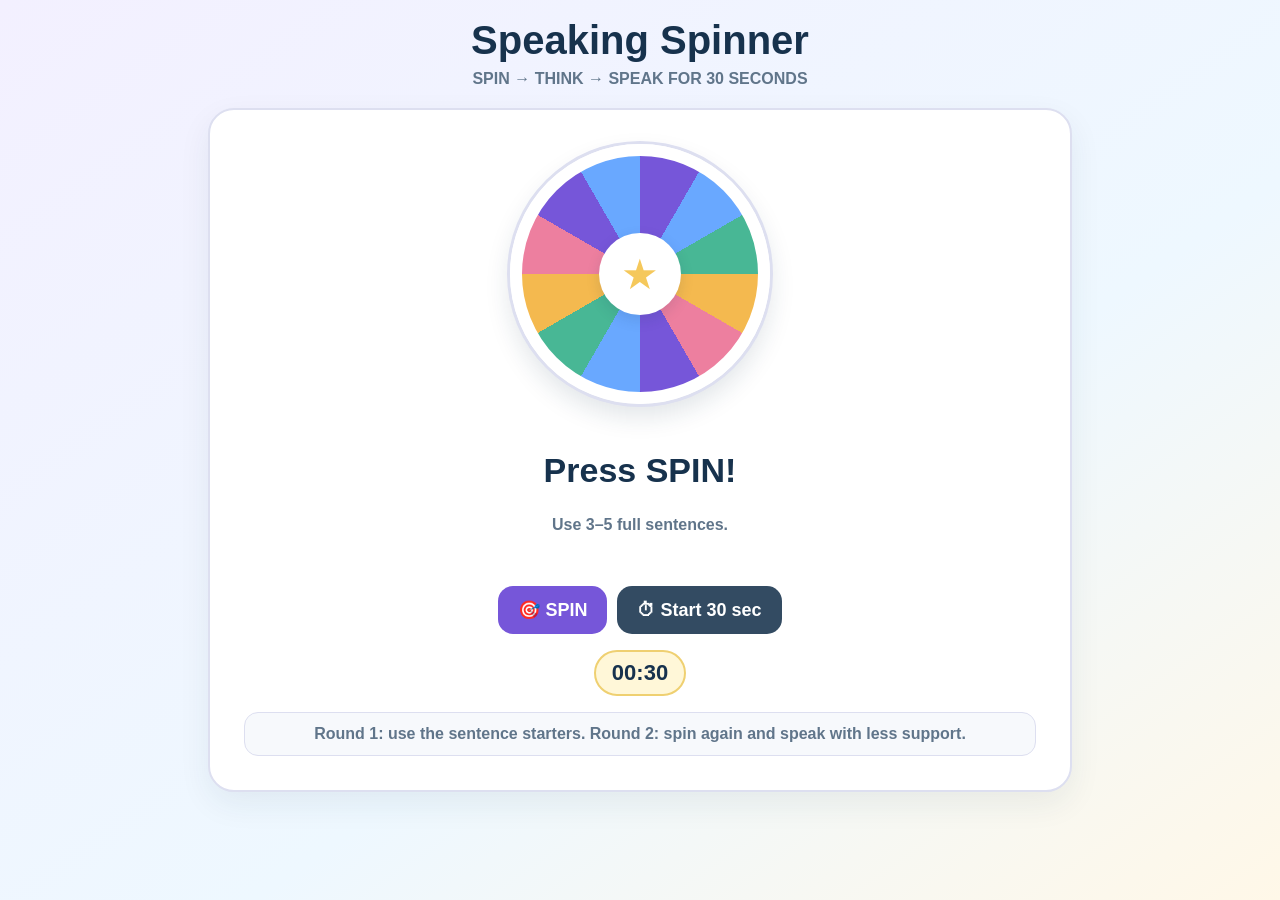
<file: lesson-interactives/spotlight5/pre01/speaking-spinner/index.html>
<!doctype html>
<html lang="en"><head><meta charset="utf-8"><meta name="viewport" content="width=device-width,initial-scale=1"><title>Spotlight 5 PRE-01 — Speaking Spinner</title><style>:root{--ink:#17324d;--muted:#60758a;--purple:#7656d9;--line:#dddff0;--gold:#f5c85b}*{box-sizing:border-box}body{margin:0;font-family:Inter,Arial,sans-serif;background:linear-gradient(145deg,#f3f0ff,#eef8ff 60%,#fff8e8);color:var(--ink);min-height:100vh}.app{max-width:900px;margin:auto;padding:18px;text-align:center}h1{margin:0;font-size:clamp(24px,4vw,40px)}.sub{color:var(--muted);font-weight:800;margin:7px 0 20px}.stage{background:#fff;border:2px solid var(--line);border-radius:26px;padding:clamp(20px,4vw,34px);box-shadow:0 12px 32px #17324d12}.wheel{width:min(260px,64vw);aspect-ratio:1;border-radius:50%;margin:0 auto 20px;background:conic-gradient(#7656d9 0 30deg,#69a8ff 30deg 60deg,#48b795 60deg 90deg,#f4b94f 90deg 120deg,#ed7f9f 120deg 150deg,#7656d9 150deg 180deg,#69a8ff 180deg 210deg,#48b795 210deg 240deg,#f4b94f 240deg 270deg,#ed7f9f 270deg 300deg,#7656d9 300deg 330deg,#69a8ff 330deg 360deg);border:12px solid #fff;box-shadow:0 0 0 3px var(--line),0 12px 26px #17324d22;position:relative;transition:transform 1.1s cubic-bezier(.2,.8,.2,1)}.wheel:after{content:'★';position:absolute;inset:50% auto auto 50%;transform:translate(-50%,-50%);width:82px;height:82px;border-radius:50%;display:grid;place-items:center;background:white;color:var(--gold);font-size:42px;box-shadow:0 5px 14px #17324d20}.prompt{min-height:92px;display:grid;place-items:center;font-size:clamp(24px,4vw,34px);font-weight:900;padding:12px}.frame{color:var(--muted);font-weight:800;min-height:54px}.buttons{display:flex;gap:10px;justify-content:center;flex-wrap:wrap;margin-top:16px}.btn{border:0;border-radius:15px;padding:13px 20px;font-size:18px;font-weight:900;cursor:pointer;background:var(--purple);color:#fff}.btn.secondary{background:#334b62}.timer{display:inline-block;margin-top:16px;background:#fff7d8;border:2px solid #efd071;border-radius:999px;padding:8px 16px;font-size:22px;font-weight:900}.tip{margin-top:16px;background:#f7f9fc;border:1px solid var(--line);border-radius:14px;padding:12px;color:var(--muted);font-weight:750}.spin{transform:rotate(1080deg)}@media(max-width:600px){.app{padding:10px}.stage{padding:16px}}</style></head><body><div class="app"><h1>Speaking Spinner</h1><div class="sub">SPIN → THINK → SPEAK FOR 30 SECONDS</div><main class="stage"><div class="wheel" id="wheel"></div><div class="prompt" id="prompt">Press SPIN!</div><div class="frame" id="frame">Use 3–5 full sentences.</div><div class="buttons"><button class="btn" id="spin">🎯 SPIN</button><button class="btn secondary" id="timerBtn">⏱ Start 30 sec</button></div><div class="timer" id="timer">00:30</div><div class="tip">Round 1: use the sentence starters. Round 2: spin again and speak with less support.</div></main></div><script>
const prompts=[['My favourite subject','My favourite subject is … because … . We … in this lesson.'],['A subject I don’t like','I don’t really like … because … . It is … for me.'],['My first lesson','My first lesson is usually … . It starts at … .'],['My school bag','In my school bag I have … . I always take … .'],['My classroom','My classroom is … . There is / There are … .'],['My best school day','My best school day is … because … . I have … on this day.'],['After-school activities','After school I usually … . Then I … .'],['A school rule','At school we must / mustn’t … . I think this rule is … .'],['A club I want to join','I want to join the … club because … .'],['My Monday timetable','On Monday I have … . My first lesson is … .'],['Something easy at school','… is easy for me because … .'],['Something difficult at school','… is difficult for me, but I can … .']];let rot=0,timer=null,left=30;const wheel=document.getElementById('wheel'),prompt=document.getElementById('prompt'),frame=document.getElementById('frame'),timerEl=document.getElementById('timer');document.getElementById('spin').onclick=()=>{rot+=720+Math.floor(Math.random()*360);wheel.style.transform=`rotate(${rot}deg)`;const x=prompts[Math.floor(Math.random()*prompts.length)];setTimeout(()=>{prompt.textContent=x[0];frame.textContent='💬 '+x[1]},650)};document.getElementById('timerBtn').onclick=()=>{clearInterval(timer);left=30;timerEl.textContent='00:30';timer=setInterval(()=>{left--;timerEl.textContent='00:'+String(left).padStart(2,'0');if(left<=0){clearInterval(timer);timerEl.textContent='⭐ DONE!'}},1000)};</script></body></html>
</file>
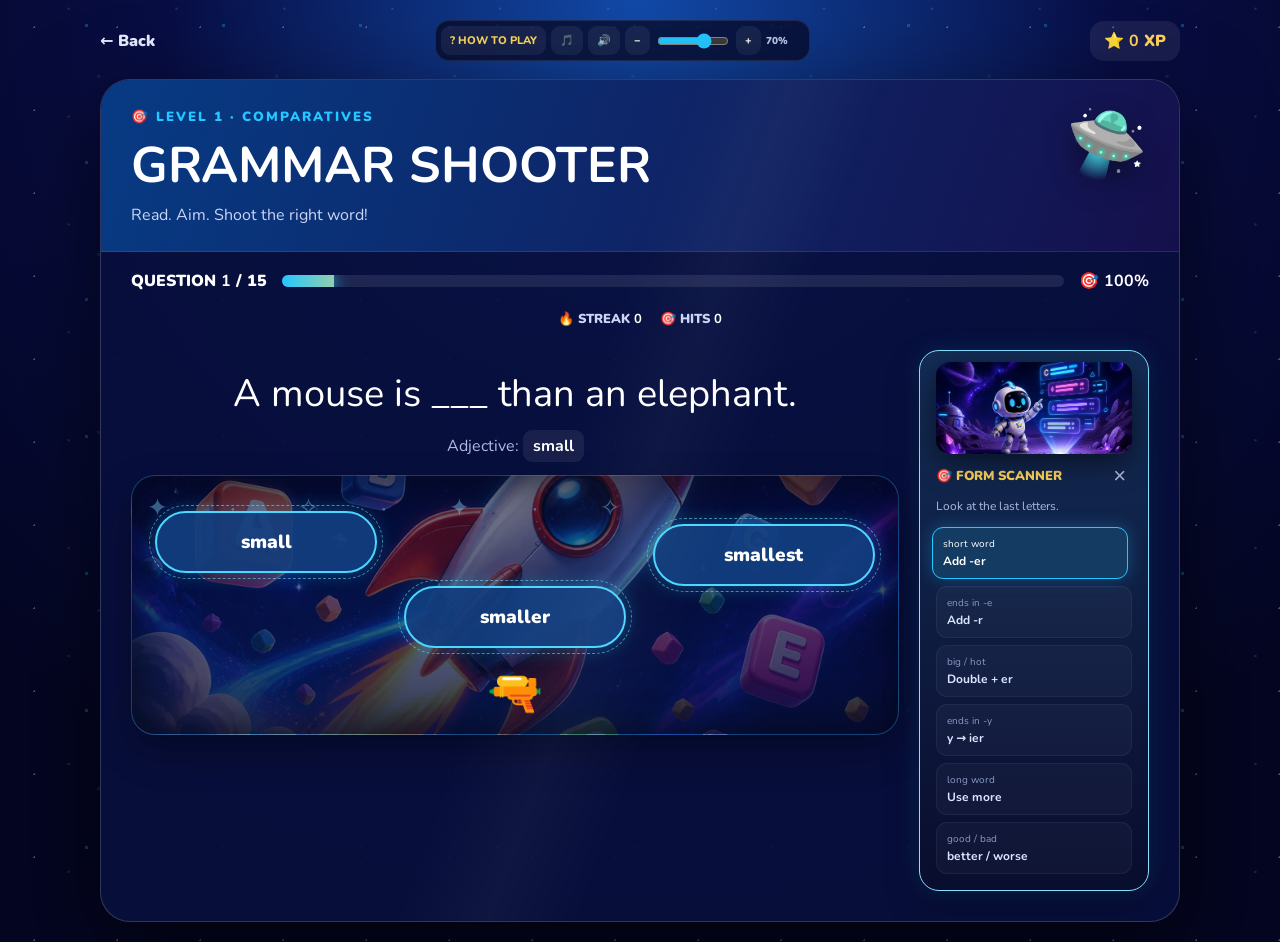
<file: game1.html>
<!doctype html><html lang="en"><head><meta charset="utf-8"><meta name="viewport" content="width=device-width,initial-scale=1"><title>Grammar Shooter</title><link href="https://fonts.googleapis.com/css2?family=Nunito:wght@600;700;800;900&display=swap" rel="stylesheet"><link rel="stylesheet" href="adventure.css"><link rel="stylesheet" href="animations.css"><link rel="stylesheet" href="core.css"><style>body{--glow:#124aa8;--head:#073b84;--accent:#24c7ff}.sky{position:relative;height:260px;margin-top:18px;border:1px solid #39caff44;border-radius:24px;background:radial-gradient(circle at 50% 100%,#154ba0,#071139 65%);overflow:hidden;cursor:crosshair}.sky:before{content:"✦ · ✧ · ✦ · ✧";position:absolute;inset:15px;color:#8ddcff66;font-size:25px;letter-spacing:28px}.target{position:absolute;width:29%;min-height:62px;border:2px solid #4cd7ff;border-radius:50px;color:#fff;background:#123f80e8;font:900 clamp(14px,2vw,19px) Nunito;cursor:crosshair;box-shadow:0 0 20px #1fc8ff55;animation:float 2.2s ease-in-out infinite alternate}.target:nth-of-type(2){animation-delay:-.7s}.target:nth-of-type(3){animation-delay:-1.4s}.target.hit{background:#139d72;border-color:#5affc0}.target.miss{background:#8e2844;border-color:#ff7184}.blaster{position:absolute;bottom:10px;left:50%;font-size:45px;transform:translateX(-50%)}@keyframes float{to{margin-top:12px;transform:translateX(8px)}}@media(max-width:600px){.sky{height:300px}.target{width:76%;left:12%!important}.target:nth-of-type(1){top:18px!important}.target:nth-of-type(2){top:103px!important}.target:nth-of-type(3){top:188px!important}}</style></head><body><main class="shell"><nav class="top"><a href="index.html">← Back</a><span class="score">⭐ <b id="score">0</b> XP</span></nav><section class="game"><header class="head" id="head"><small>🎯 LEVEL 1 · COMPARATIVES</small><h1>GRAMMAR SHOOTER</h1><p>Read. Aim. Shoot the right word!</p><span class="head-icon">🛸</span></header><div id="screen"><div class="status"><span>QUESTION <b id="current">1</b> / 15</span><div class="track"><div class="fill" id="progress"></div></div><span>🎯 <b id="accuracy">100%</b></span></div><div class="hud-extra"><span>🔥 STREAK <b id="streak">0</b></span><span>🎯 HITS <b id="hits">0</b></span></div><div class="stage"><p class="sentence" id="sentence"></p><p class="word">Adjective: <b id="word"></b></p><div class="sky" id="sky"><span class="blaster">🔫</span></div><p class="feedback" id="feedback"></p></div></div><section class="complete" id="complete"><div class="big">🛸</div><h2>MISSION COMPLETE!</h2><p>Great shooting, Explorer!</p><div class="stats" id="stats"></div><div class="end-actions"><a href="index.html">MISSION SELECT</a><button onclick="location.reload()">PLAY AGAIN</button><a class="primary" href="game2.html">NEXT MISSION →</a></div></section></section></main><script src="questions.js"></script><script src="game-core.js"></script><script>const q=GAME_DATA.level1,$=id=>document.getElementById(id),session=new GameSession(1,180);let lock=false;function draw(){const x=q[session.index];$('current').textContent=session.index+1;$('progress').style.width=(session.index+1)/15*100+'%';$('sentence').textContent=x.text;$('word').textContent=x.word;$('feedback').textContent='';$('feedback').className='feedback';$('sky').querySelectorAll('.target').forEach(e=>e.remove());x.options.forEach((o,n)=>{const b=document.createElement('button');b.className='target';b.textContent=o;b.style.left=[3,35.5,68][n]+'%';b.style.top=[35,110,48][n]+'px';b.onclick=()=>shoot(b,o,x.answer);$('sky').appendChild(b)});lock=false}function shoot(b,value,answer){if(lock)return;if(value===answer){lock=true;b.classList.add('hit');session.answer(true);$('hits').textContent=session.correct;$('feedback').textContent='CORRECT!';$('feedback').className='feedback good';document.querySelectorAll('.target').forEach(e=>e.disabled=true);setTimeout(next,700)}else{b.classList.add('miss');b.disabled=true;session.answer(false);$('feedback').textContent='TRY AGAIN';$('feedback').className='feedback bad'}}function next(){if(session.index<14){session.index++;session.updateHUD();draw()}else finish()}function finish(){const s=session.complete();$('screen').classList.add('hidden');$('head').classList.add('hidden');$('complete').classList.add('show');$('stats').innerHTML=`<div class="stat">⭐<b>${s.xp}</b>XP</div><div class="stat">🎯<b>${s.accuracy}%</b>Accuracy</div><div class="stat">🔥<b>${s.best}</b>Best streak</div><div class="stat">✅<b>${s.correct}</b>Correct</div><div class="stat">❌<b>${s.mistakes}</b>Mistakes</div>`}draw();</script></body></html>
</file>
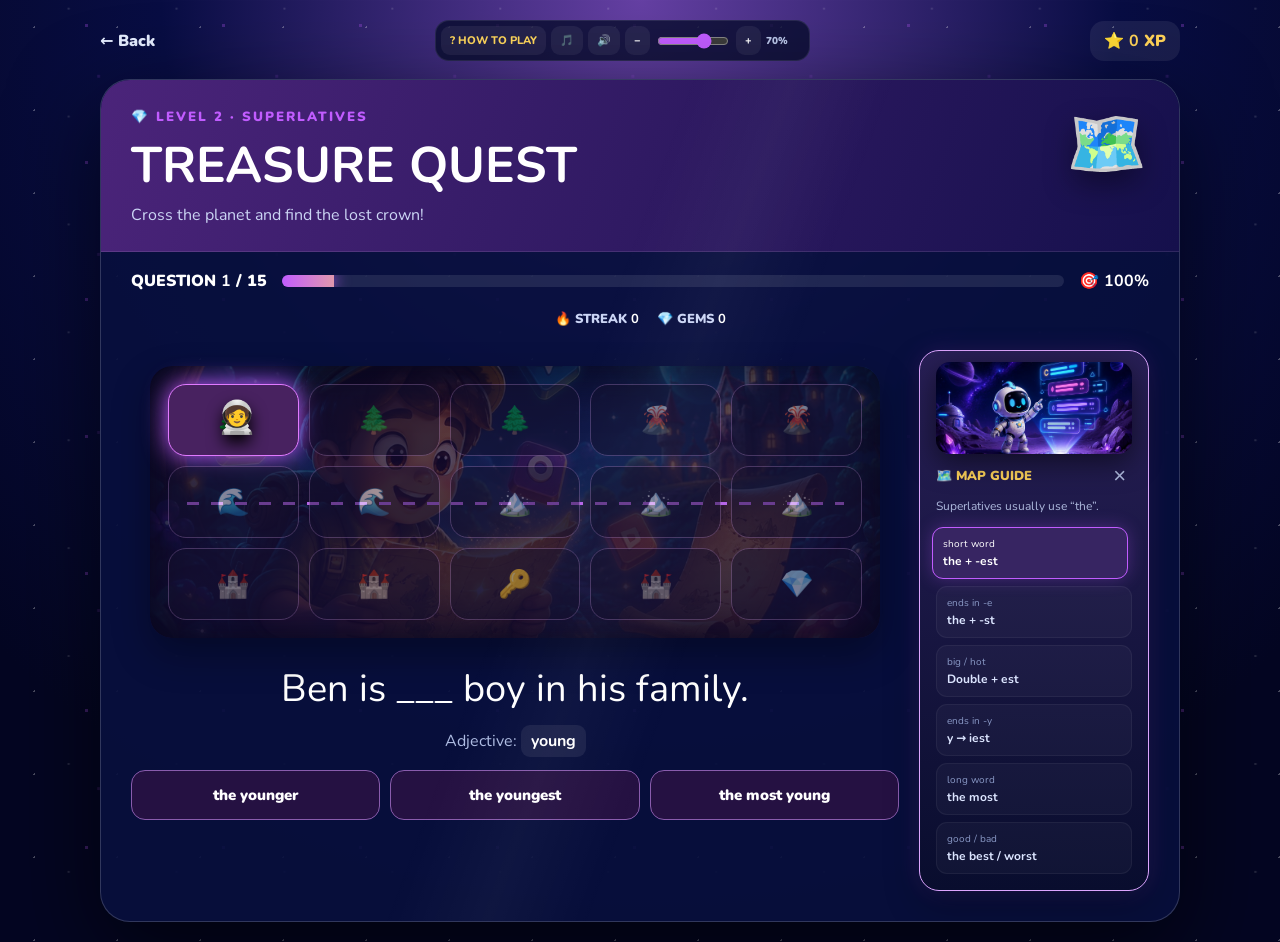
<file: game2.html>
<!doctype html><html lang="en"><head><meta charset="utf-8"><meta name="viewport" content="width=device-width,initial-scale=1"><title>Treasure Quest</title><link href="https://fonts.googleapis.com/css2?family=Nunito:wght@600;700;800;900&display=swap" rel="stylesheet"><link rel="stylesheet" href="adventure.css"><link rel="stylesheet" href="animations.css"><link rel="stylesheet" href="core.css"><style>body{--glow:#6540a3;--head:#4b247a;--accent:#c15cff}.map{position:relative;display:grid;grid-template-columns:repeat(5,1fr);gap:10px;margin:16px auto 25px;max-width:730px}.path{position:absolute;inset:50% 5%;height:3px;background:repeating-linear-gradient(90deg,#b665e8 0 12px,transparent 12px 24px);z-index:0}.tile{position:relative;z-index:1;height:72px;display:grid;place-items:center;border:1px solid #806097;border-radius:18px;background:#15112e;font-size:27px;opacity:.48;transition:.5s}.tile.active{opacity:1;border-color:#e17aff;box-shadow:0 0 24px #c45cff;background:#482260}.tile.done{opacity:1;border-color:#ffd259;background:#7c5c1d;box-shadow:0 0 20px #ffd259}.hero-token{position:absolute;z-index:3;font-size:32px;transition:all .7s cubic-bezier(.2,1.4,.5,1);filter:drop-shadow(0 8px 8px #000)}.choices{display:grid;grid-template-columns:repeat(3,1fr);gap:10px;max-width:800px;margin:18px auto}.choice{padding:14px 10px;border:1px solid #895cad;border-radius:14px;color:#fff;background:#251142;font:900 15px Nunito;cursor:pointer;transition:.2s}.choice:hover{transform:translateY(-4px);border-color:#e47cff}.choice.goodpick{background:#128b68}.choice.badpick{background:#812944}.reward-pop{font-size:28px;text-align:center;animation:rewardGlow .7s ease-in-out infinite alternate}@media(max-width:600px){.tile{height:50px;font-size:19px}.choices{grid-template-columns:1fr}.hero-token{font-size:24px}}</style></head><body><main class="shell"><nav class="top"><a href="index.html">← Back</a><span class="score">⭐ <b id="score">0</b> XP</span></nav><section class="game"><header class="head" id="head"><small>💎 LEVEL 2 · SUPERLATIVES</small><h1>TREASURE QUEST</h1><p>Cross the planet and find the lost crown!</p><span class="head-icon">🗺️</span></header><div id="screen"><div class="status"><span>QUESTION <b id="current">1</b> / 15</span><div class="track"><div class="fill" id="progress"></div></div><span>🎯 <b id="accuracy">100%</b></span></div><div class="hud-extra"><span>🔥 STREAK <b id="streak">0</b></span><span>💎 GEMS <b id="gems">0</b></span></div><div class="stage"><div class="map" id="map"><div class="path"></div><span class="hero-token" id="hero">🧑‍🚀</span></div><p class="sentence" id="sentence"></p><p class="word">Adjective: <b id="word"></b></p><div class="choices" id="choices"></div><p class="feedback" id="feedback"></p><div class="reward-pop hidden" id="rewardPop"></div></div></div><section class="complete" id="complete"><div class="big">💎</div><h2>TREASURE FOUND!</h2><p>You found the Superlative Crown!</p><div class="stats" id="stats"></div><div class="end-actions"><a href="index.html">MISSION SELECT</a><button onclick="location.reload()">PLAY AGAIN</button><a class="primary" href="game3.html">NEXT MISSION →</a></div></section></section></main><script src="questions.js"></script><script src="game-core.js"></script><script>const q=GAME_DATA.level2,$=id=>document.getElementById(id),session=new GameSession(2,260),icons=['🌲','🌲','🌲','🌋','🌋','🌊','🌊','🏔️','🏔️','🏔️','🏰','🏰','🔑','🏰','💎'];let lock=false;for(let n=0;n<15;n++)$('map').insertAdjacentHTML('beforeend',`<div class="tile" id="tile${n}">${icons[n]}</div>`);function moveHero(){const tile=$('tile'+session.index),map=$('map'),r=tile.getBoundingClientRect(),m=map.getBoundingClientRect();$('hero').style.left=r.left-m.left+r.width/2-16+'px';$('hero').style.top=r.top-m.top+r.height/2-24+'px'}function draw(){const x=q[session.index];$('current').textContent=session.index+1;$('progress').style.width=(session.index+1)/15*100+'%';$('sentence').textContent=x.text;$('word').textContent=x.word;$('feedback').textContent='';$('feedback').className='feedback';$('choices').innerHTML=x.options.map(o=>`<button class="choice" data-value="${o}">${o}</button>`).join('');document.querySelectorAll('.choice').forEach(b=>b.onclick=()=>pick(b,b.dataset.value,x.answer));$('tile'+session.index).classList.add('active');setTimeout(moveHero,40);lock=false}function pick(b,value,answer){if(lock)return;if(value===answer){lock=true;b.classList.add('goodpick');session.answer(true);$('gems').textContent=session.correct;document.querySelectorAll('.choice').forEach(e=>e.disabled=true);$('tile'+session.index).classList.add('done');$('feedback').textContent='PATH OPEN!';$('feedback').className='feedback good';if([4,9,14].includes(session.index)){const rewards={4:'🪙 COIN FOUND!',9:'🔑 MAGIC KEY!',14:'💎 CROWN FOUND!'};$('rewardPop').textContent=rewards[session.index];$('rewardPop').classList.remove('hidden')}setTimeout(next,[4,9,14].includes(session.index)?1200:700)}else{b.classList.add('badpick');b.disabled=true;session.answer(false);$('feedback').textContent='WRONG PATH · TRY AGAIN';$('feedback').className='feedback bad'}}function next(){$('rewardPop').classList.add('hidden');if(session.index<14){session.index++;session.updateHUD();draw()}else finish()}function finish(){const s=session.complete();$('screen').classList.add('hidden');$('head').classList.add('hidden');$('complete').classList.add('show');$('stats').innerHTML=`<div class="stat">⭐<b>${s.xp}</b>XP</div><div class="stat">🎯<b>${s.accuracy}%</b>Accuracy</div><div class="stat">🔥<b>${s.best}</b>Best streak</div><div class="stat">✅<b>${s.correct}</b>Correct</div><div class="stat">❌<b>${s.mistakes}</b>Mistakes</div>`}addEventListener('resize',moveHero);draw();</script></body></html>
</file>
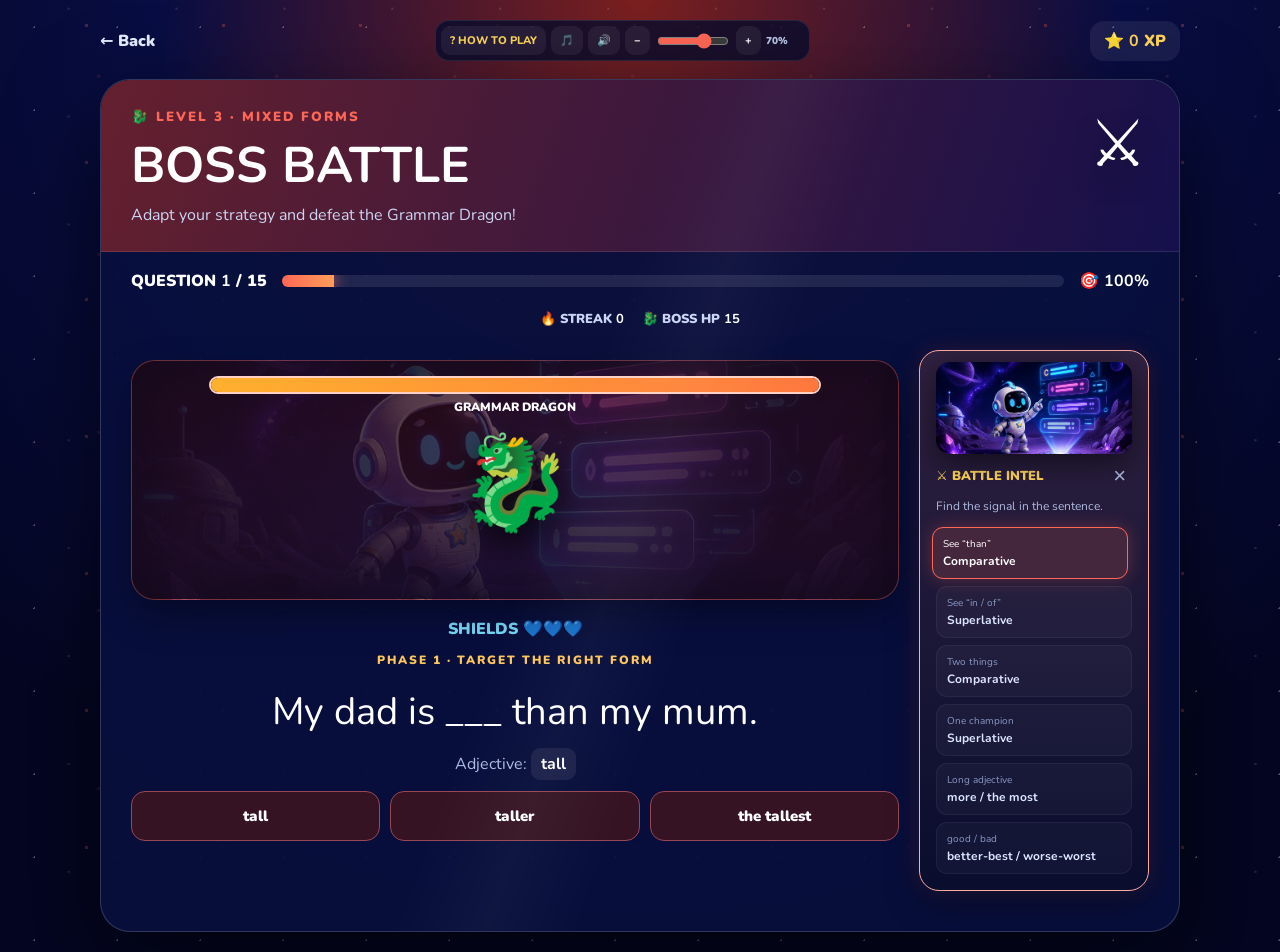
<file: game3.html>
<!doctype html><html lang="en"><head><meta charset="utf-8"><meta name="viewport" content="width=device-width,initial-scale=1"><title>Boss Battle</title><link href="https://fonts.googleapis.com/css2?family=Nunito:wght@600;700;800;900&display=swap" rel="stylesheet"><link rel="stylesheet" href="adventure.css"><link rel="stylesheet" href="animations.css"><link rel="stylesheet" href="core.css"><style>body{--glow:#7b201f;--head:#65202e;--accent:#ff6756}.arena{position:relative;min-height:240px;margin:10px auto 18px;border:1px solid #ff765b55;border-radius:24px;background:radial-gradient(circle at 50% 100%,#932d21,#211032 68%);overflow:hidden}.dragon{position:absolute;left:50%;top:60px;transform:translateX(-50%);font-size:92px;filter:drop-shadow(0 15px 20px #000);transition:.2s}.bossbar{position:absolute;left:10%;right:10%;top:15px;height:18px;border:2px solid #ffd1c5;border-radius:20px;background:#301018;overflow:hidden}.bosshp{height:100%;width:100%;background:linear-gradient(90deg,#ffb02e,#ff3f4f);transition:.5s}.hp-label{position:absolute;top:38px;left:0;right:0;text-align:center;font-size:12px;font-weight:900}.damage{position:absolute;left:57%;top:75px;color:#ffe26a;font-size:28px;font-weight:900;opacity:0}.damage.show{animation:damagePop .8s}.controls{max-width:780px;margin:auto}.choices{display:grid;grid-template-columns:repeat(3,1fr);gap:10px}.choice{padding:14px;border:1px solid #984755;border-radius:14px;color:#fff;background:#351323;font:900 15px Nunito;cursor:pointer}.choice:hover{transform:translateY(-3px);border-color:#ff8068}.choice.goodpick{background:#128b68}.choice.badpick{background:#812944}.degree{grid-template-columns:repeat(2,1fr)}.answerbox{display:flex;gap:10px}.answerbox input{flex:1;min-width:0;padding:15px;border:2px solid #834252;border-radius:14px;color:#fff;background:#190d25;font:800 17px Nunito}.answerbox .check{margin:0}.phase{text-align:center;color:#ffc65a;font-size:12px;font-weight:900;letter-spacing:2px}.shields{text-align:center;color:#79dfff;font-weight:900}@media(max-width:600px){.choices{grid-template-columns:1fr}.answerbox{flex-direction:column}.answerbox .check{width:100%}}</style></head><body><main class="shell"><nav class="top"><a href="index.html">← Back</a><span class="score">⭐ <b id="score">0</b> XP</span></nav><section class="game"><header class="head" id="head"><small>🐉 LEVEL 3 · MIXED FORMS</small><h1>BOSS BATTLE</h1><p>Adapt your strategy and defeat the Grammar Dragon!</p><span class="head-icon">⚔️</span></header><div id="screen"><div class="status"><span>QUESTION <b id="current">1</b> / 15</span><div class="track"><div class="fill" id="progress"></div></div><span>🎯 <b id="accuracy">100%</b></span></div><div class="hud-extra"><span>🔥 STREAK <b id="streak">0</b></span><span>🐉 BOSS HP <b id="hp">15</b></span></div><div class="stage"><div class="arena"><div class="bossbar"><div class="bosshp" id="bosshp"></div></div><div class="hp-label">GRAMMAR DRAGON</div><div class="dragon" id="dragon">🐉</div><div class="damage" id="damage">-1 HP</div></div><div class="shields">SHIELDS <span id="shields">💙💙💙</span></div><p class="phase" id="phase"></p><p class="sentence" id="sentence"></p><p class="word">Adjective: <b id="word"></b></p><div class="controls" id="controls"></div><p class="feedback" id="feedback"></p></div></div><section class="complete" id="complete"><div class="big">🏆</div><h2>MISSION COMPLETE!</h2><p>The Grammar Dragon is defeated!</p><div class="stats" id="stats"></div><div class="end-actions"><a href="index.html">MISSION SELECT</a><button onclick="location.reload()">PLAY AGAIN</button></div></section></section></main><script src="questions.js"></script><script src="game-core.js"></script><script>const q=GAME_DATA.level3,$=id=>document.getElementById(id),session=new GameSession(3,320);let hp=15,shields=3,lock=false;function draw(){const x=q[session.index];$('current').textContent=session.index+1;$('progress').style.width=(session.index+1)/15*100+'%';$('sentence').textContent=x.text;$('word').textContent=x.word;$('feedback').textContent='';$('feedback').className='feedback';$('phase').textContent=x.mode==='choice'?'PHASE 1 · TARGET THE RIGHT FORM':x.mode==='degree'?'PHASE 2 · COMPARATIVE OR SUPERLATIVE?':'PHASE 3 · TYPE THE ANSWER';if(x.mode==='input'){$('controls').innerHTML='<form class="answerbox" id="form"><input id="answer" autocomplete="off" spellcheck="false" placeholder="Type the full answer…"><button class="check">ATTACK ⚔️</button></form>';$('form').onsubmit=e=>{e.preventDefault();tryAnswer($('answer').value,x.answer)}}else{$('controls').innerHTML=`<div class="choices ${x.mode==='degree'?'degree':''}">${x.options.map(o=>`<button class="choice" data-value="${o}">${o}</button>`).join('')}</div>`;document.querySelectorAll('.choice').forEach(b=>b.onclick=()=>tryAnswer(b.dataset.value,x.answer,b))}lock=false}function tryAnswer(value,answer,button){if(lock)return;value=value.trim().toLowerCase().replace(/\s+/g,' ');if(!value){$('feedback').textContent='TYPE AN ANSWER FIRST';$('feedback').className='feedback bad';return}if(value===answer){lock=true;session.answer(true);hp--;$('hp').textContent=hp;$('bosshp').style.width=hp/15*100+'%';if(button)button.classList.add('goodpick');document.querySelectorAll('.choice').forEach(e=>e.disabled=true);$('dragon').classList.add('hit');$('damage').classList.add('show');$('feedback').textContent='DIRECT HIT!';$('feedback').className='feedback good';setTimeout(()=>{$('dragon').classList.remove('hit');$('damage').classList.remove('show');next()},800)}else{session.answer(false);shields=Math.max(0,shields-1);$('shields').textContent='💙'.repeat(shields)+'🖤'.repeat(3-shields);if(button){button.classList.add('badpick');button.disabled=true}$('dragon').classList.add('attack');setTimeout(()=>$('dragon').classList.remove('attack'),450);$('feedback').textContent=shields?'BOSS ATTACK · TRY AGAIN':'SHIELDS DOWN · KEEP FIGHTING';$('feedback').className='feedback bad'}}function next(){if(session.index<14){session.index++;session.updateHUD();draw()}else finish()}function finish(){const s=session.complete();$('screen').classList.add('hidden');$('head').classList.add('hidden');$('complete').classList.add('show');$('stats').innerHTML=`<div class="stat">⭐<b>${s.xp}</b>XP</div><div class="stat">🎯<b>${s.accuracy}%</b>Accuracy</div><div class="stat">🔥<b>${s.best}</b>Best streak</div><div class="stat">✅<b>${s.correct}</b>Correct</div><div class="stat">❌<b>${s.mistakes}</b>Mistakes</div>`;confetti()}function confetti(){for(let n=0;n<45;n++){const p=document.createElement('i');p.style.cssText=`position:fixed;z-index:50;left:${Math.random()*100}%;top:-20px;width:8px;height:14px;background:hsl(${Math.random()*360} 90% 60%);animation:fall ${2+Math.random()*2}s linear forwards`;document.body.appendChild(p);setTimeout(()=>p.remove(),4200)}}const style=document.createElement('style');style.textContent='@keyframes fall{to{transform:translateY(110vh) rotate(720deg)}}';document.head.appendChild(style);draw();</script></body></html>
</file>
<file: styles.css>
:root{--navy:#05082b;--blue:#087dff;--gold:#ffc637;--text:#f8f9ff;--muted:#b7c2ec}*{box-sizing:border-box}html{scroll-behavior:smooth}body{margin:0;min-height:100vh;font-family:Nunito,system-ui,sans-serif;color:var(--text);background:radial-gradient(circle at 50% 22%,#102378 0,#080e46 30%,#05082b 68%);overflow-x:hidden}.stars,.stars:after{position:fixed;inset:0;content:"";pointer-events:none;background-image:radial-gradient(#fff 1px,transparent 1px),radial-gradient(#66b7ff 1.5px,transparent 1.5px);background-size:79px 79px,143px 143px;background-position:10px 15px,35px 50px;opacity:.32;z-index:-1}.topbar{width:min(1500px,calc(100% - 40px));height:86px;margin:22px auto 0;padding:0 24px;display:flex;align-items:center;justify-content:space-between;gap:24px;border:1px solid #31418b;border-radius:28px;background:#080d39cc;box-shadow:0 18px 50px #02041a80;backdrop-filter:blur(18px);position:relative;z-index:5}.brand{display:flex;align-items:center;gap:10px;text-decoration:none;color:#fff;line-height:.9}.brand-rocket{font-size:44px;filter:drop-shadow(0 7px 10px #008cff99);transform:rotate(-8deg)}.brand b{display:block;font-size:23px;font-weight:900}.brand strong{display:block;color:var(--gold);font-size:17px;letter-spacing:.8px}nav{display:flex;align-items:center;gap:14px}nav a{padding:12px 18px;border-radius:16px;color:#d9def7;text-decoration:none;font-weight:800}nav a:hover,nav a.active{color:#fff;background:linear-gradient(135deg,#173576,#20205e);box-shadow:inset 0 0 0 1px #3b65d1}.player{display:flex;align-items:center;gap:10px;padding:8px 12px;border-radius:18px;background:#111743}.player .score{margin-right:6px;padding:8px 13px;border-radius:13px;background:#28166a}.avatar{display:grid;place-items:center;width:40px;height:40px;border-radius:50%;background:#37bde5}.player small{display:block;color:#ffc637;font-size:11px}.hero{width:min(1200px,calc(100% - 40px));min-height:405px;margin:auto;text-align:center;display:flex;flex-direction:column;align-items:center;justify-content:center;position:relative}.kicker{margin:26px 0 9px!important;color:#7edbff!important;font-weight:900!important;letter-spacing:2px;font-size:13px!important}.hero h1{font-size:clamp(40px,5vw,72px);line-height:1.03;margin:0;letter-spacing:-2px;text-shadow:0 8px 30px #0006}.hero h1 em{font-style:normal;color:var(--gold)}.hero>p{color:#ccd4f7;font-size:18px;line-height:1.6;margin:18px 0 22px}.hero-cta{color:#fff;text-decoration:none;font-weight:900;padding:13px 21px;border-radius:16px;background:linear-gradient(135deg,#087dff,#5948e9);box-shadow:0 12px 30px #097cff55}.hero-cta span{margin-left:10px}.planet{position:absolute;border-radius:50%;z-index:-1}.planet-a{width:84px;height:84px;left:2%;top:90px;background:radial-gradient(circle at 30% 25%,#7ce8ff,#1749d2 40%,#45147f 80%);box-shadow:0 0 35px #176eff88}.planet-b{width:44px;height:44px;right:4%;bottom:48px;background:radial-gradient(circle at 30% 25%,#ffa6fc,#a2269e 45%,#41106b);box-shadow:0 0 20px #dc4de888}.orbit{position:absolute;border:1px solid #607cff3b;border-radius:50%;z-index:-1}.orbit-one{width:280px;height:90px;left:-8%;bottom:80px;transform:rotate(12deg)}.orbit-two{width:190px;height:60px;right:-2%;top:70px;transform:rotate(-16deg)}.missions{width:min(1340px,calc(100% - 40px));margin:0 auto 26px}.section-heading{display:flex;align-items:center;justify-content:center;gap:18px;text-align:center;margin-bottom:25px}.section-heading>span{height:2px;width:70px;background:linear-gradient(90deg,transparent,var(--gold))}.section-heading>span:last-child{transform:scaleX(-1)}.section-heading p{color:var(--gold);font-weight:900;font-size:13px;letter-spacing:2px;margin:0 0 3px}.section-heading h2{font-size:26px;margin:0}.game-grid{display:grid;grid-template-columns:repeat(3,1fr);gap:22px}.game-card{--accent:#20bbff;display:block;color:#fff;text-decoration:none;border:1px solid color-mix(in srgb,var(--accent) 80%,white);border-radius:26px;overflow:hidden;background:linear-gradient(180deg,color-mix(in srgb,var(--accent) 13%,#0a1042),#080c30);box-shadow:0 22px 55px #01031d99,0 0 26px color-mix(in srgb,var(--accent) 22%,transparent);transition:transform .3s,box-shadow .3s}.game-card.violet{--accent:#b84aff}.game-card.teal{--accent:#29d7c5}.game-card:hover{transform:translateY(-10px);box-shadow:0 32px 70px #01031dcc,0 0 38px color-mix(in srgb,var(--accent) 42%,transparent)}.cover{height:238px;position:relative;overflow:hidden}.cover:after{content:"";position:absolute;inset:auto 0 0;height:45%;background:linear-gradient(transparent,#080c30)}.cover img{width:100%;height:100%;object-fit:cover;transition:transform .45s}.game-card:hover img{transform:scale(1.06)}.level,.reward{position:absolute;z-index:2;top:14px;padding:7px 12px;border-radius:20px;font-weight:900;font-size:13px;backdrop-filter:blur(10px)}.level{left:14px;background:color-mix(in srgb,var(--accent) 65%,#10124a)}.reward{right:14px;background:#060926b8}.play-icon{position:absolute;z-index:3;left:50%;top:50%;display:grid;place-items:center;width:58px;height:58px;border-radius:50%;background:#fff;color:var(--accent);transform:translate(-50%,-35%) scale(.5);opacity:0;box-shadow:0 8px 30px #0008;transition:.3s;padding-left:4px}.game-card:hover .play-icon{opacity:1;transform:translate(-50%,-35%) scale(1)}.card-copy{position:relative;z-index:2;padding:20px 22px 22px}.category{font-size:11px;letter-spacing:1.2px;font-weight:900;color:var(--accent)}.card-copy h3{font-size:30px;margin:5px 0 3px;line-height:1}.card-copy p{color:#c6cef0;margin:9px 0 18px;min-height:44px}.button{display:flex;align-items:center;justify-content:space-between;padding:12px 17px;border-radius:15px;background:linear-gradient(135deg,var(--accent),color-mix(in srgb,var(--accent) 50%,#722dff));font-weight:900}.button b{font-size:22px}.progress-panel{width:min(1340px,calc(100% - 40px));margin:14px auto 28px;padding:16px 22px;display:flex;align-items:center;gap:14px;border:1px solid #263875;border-radius:22px;background:#0b123fd9}.progress-panel small{display:block;color:#abb7e1}.medal,.chest{font-size:28px}.bar{height:14px;flex:1;min-width:100px;border-radius:12px;background:#252f60;overflow:hidden}.bar i{display:block;width:75%;height:100%;border-radius:inherit;background:linear-gradient(90deg,#ffb52e,#ffe46e);box-shadow:0 0 16px #ffd33c}.divider{width:1px;height:42px;background:#48578d;margin:0 10px}footer{text-align:center;padding:12px 20px 35px;color:#7f8cba}@media(max-width:980px){.player>span:last-child,nav span{display:none}.game-grid{grid-template-columns:1fr 1fr}.game-card:last-child{grid-column:1/-1}.progress-panel{flex-wrap:wrap}.divider{display:none}}@media(max-width:680px){.topbar{height:72px;width:calc(100% - 20px);padding:0 12px;border-radius:20px}.brand b{font-size:17px}.brand strong{font-size:12px}.brand-rocket{font-size:31px}nav{gap:2px}nav a{padding:10px}.player{padding:6px}.score{display:none}.hero{min-height:360px}.hero h1{letter-spacing:-1px}.desktop{display:none}.game-grid{grid-template-columns:1fr}.game-card:last-child{grid-column:auto}.cover{height:220px}.progress-panel .bar{order:5;flex-basis:100%}.progress-panel .chest,.progress-panel div:last-child{display:none}}
</file>
<file: adventure.css>
*{box-sizing:border-box}body{margin:0;min-height:100vh;font-family:Nunito,system-ui,sans-serif;color:#fff;background:radial-gradient(circle at 50% 0,var(--glow),#080d43 42%,#040622 80%);padding:20px}.shell{width:min(1080px,100%);margin:auto}.top{display:flex;align-items:center;justify-content:space-between;margin-bottom:18px}.top a{color:#e5edff;text-decoration:none;font-weight:900}.score{padding:9px 14px;border-radius:14px;background:#ffffff13;color:#ffd358;font-weight:900}.game{position:relative;overflow:hidden;border:1px solid #ffffff2b;border-radius:30px;background:#08103eea;box-shadow:0 30px 90px #0009}.head{position:relative;padding:25px 30px;background:linear-gradient(110deg,var(--head),#15104c);border-bottom:1px solid #ffffff18}.head small{color:var(--accent);font-weight:900;letter-spacing:2px}.head h1{font-size:clamp(30px,5vw,50px);margin:4px 0}.head p{margin:0;color:#cbd5f4}.head-icon{position:absolute;right:32px;top:20px;font-size:65px}.status{display:grid;grid-template-columns:auto 1fr auto;gap:15px;align-items:center;padding:18px 30px;font-weight:900}.track{height:12px;background:#ffffff18;border-radius:20px;overflow:hidden}.fill{height:100%;width:6.66%;background:linear-gradient(90deg,var(--accent),#ffd45b);transition:.4s}.stage{padding:8px 30px 30px}.sentence{text-align:center;font-size:clamp(22px,4vw,38px);line-height:1.35;margin:18px auto 8px}.word{text-align:center;color:#aebce3}.word b{color:#fff;padding:5px 10px;border-radius:9px;background:#ffffff12}.feedback{text-align:center;min-height:28px;font-weight:900}.good{color:#58edaf}.bad{color:#ff8294}.next,.restart,.check{display:block;margin:14px auto 0;border:0;border-radius:15px;padding:13px 24px;color:#fff;background:linear-gradient(135deg,var(--accent),#6b48ed);font:900 16px Nunito;cursor:pointer}.hidden{display:none!important}.complete{display:none;text-align:center;padding:55px 25px}.complete.show{display:block}.complete .big{font-size:90px}.complete h2{font-size:clamp(38px,7vw,65px);color:#ffd34e;margin:8px}.reward{display:inline-block;padding:13px 22px;border:1px solid #ffd45f66;border-radius:16px;background:#ffd34e18;color:#ffd65e;font-size:24px;font-weight:900}@media(max-width:680px){body{padding:10px}.head-icon{display:none}.head,.status,.stage{padding-left:17px;padding-right:17px}.status{grid-template-columns:1fr auto}.track{grid-column:1/-1;grid-row:2}}
</file>
<file: animations.css>
body{overflow-x:hidden}body:before,body:after{content:"";position:fixed;inset:-20%;pointer-events:none;z-index:-1;background-image:radial-gradient(#fff 1px,transparent 1px),radial-gradient(var(--accent) 1.5px,transparent 1.5px);background-size:83px 83px,137px 137px;opacity:.28;animation:starDrift 24s linear infinite}body:after{animation-duration:38s;animation-direction:reverse;transform:scale(1.3);opacity:.14}.game{animation:gameEnter .65s cubic-bezier(.2,.8,.2,1)}.game:after{content:"";position:absolute;inset:-100% -30%;pointer-events:none;background:linear-gradient(110deg,transparent 46%,#ffffff09 50%,transparent 54%);animation:shine 8s linear infinite}.head-icon{animation:iconFloat 2.4s ease-in-out infinite alternate;filter:drop-shadow(0 12px 15px #0006)}.fill{background-size:200% 100%;animation:energy 1.5s linear infinite;box-shadow:0 0 16px var(--accent)}.next,.restart,.check{box-shadow:0 10px 25px color-mix(in srgb,var(--accent) 35%,transparent);transition:.2s}.next:hover,.restart:hover,.check:hover{transform:translateY(-3px) scale(1.02);filter:brightness(1.14)}.complete .big{animation:victory 1.1s ease-in-out infinite alternate}.reward{animation:rewardGlow 1.2s ease-in-out infinite alternate}
/* Shooter */.target{transition:.25s}.target:before{content:"";position:absolute;inset:-8px;border:1px dashed #72eaff88;border-radius:inherit;animation:reticle 4s linear infinite}.target.hit{animation:targetHit .5s forwards!important}.target.miss{animation:targetMiss .35s!important}.laser{animation:blasterHover 1s ease-in-out infinite alternate}.sky:after{content:"";position:absolute;z-index:5;left:50%;bottom:42px;width:5px;height:0;background:linear-gradient(transparent,#72efff,#fff);box-shadow:0 0 18px #4ce5ff;opacity:0}.sky:active:after{animation:laserShot .3s ease-out}
/* Treasure */.map{position:relative}.map:before{content:"";position:absolute;inset:12% 5%;z-index:-1;border:3px dashed #c97aff55;border-radius:40%;animation:mapPulse 2s ease-in-out infinite alternate}.tile.open{animation:tileOpen .55s cubic-bezier(.2,1.8,.5,1)}.tile.done{animation:chestBounce .7s,treasureGlow 1.2s ease-in-out infinite alternate}.choice{transition:.2s}.choice:hover{transform:translateY(-3px)}
/* Boss */.dragon{animation:dragonFloat 1.7s ease-in-out infinite alternate}.dragon.hit{animation:bossHit .55s!important}.dragon.attack{animation:bossAttack .45s!important}.dragon.attack:after{content:"🔥";position:absolute;left:-25px;top:45px;font-size:45px;animation:fireBreath .45s forwards}.arena{box-shadow:inset 0 0 55px #ff4f2822}.bosshp{background-size:200% 100%!important;animation:hpFlow 1s linear infinite}.damage.show{animation:damagePop .8s!important}.answerbox input.wrong{animation:inputShake .35s}
@keyframes starDrift{to{transform:translate3d(120px,90px,0)}}@keyframes gameEnter{from{opacity:0;transform:translateY(24px) scale(.98)}}@keyframes shine{to{transform:translateX(45%)}}@keyframes iconFloat{to{transform:translateY(-10px) rotate(5deg)}}@keyframes energy{to{background-position:-200% 0}}@keyframes victory{to{transform:translateY(-12px) rotate(5deg) scale(1.08)}}@keyframes rewardGlow{to{box-shadow:0 0 30px #ffd34e66;transform:scale(1.04)}}@keyframes reticle{to{transform:rotate(360deg)}}@keyframes targetHit{50%{transform:scale(1.3);box-shadow:0 0 65px #5affc0}100%{transform:scale(0);opacity:0}}@keyframes targetMiss{50%{transform:translateX(-12px) rotate(-4deg)}75%{transform:translateX(12px) rotate(4deg)}}@keyframes blasterHover{to{transform:translateX(-50%) translateY(-5px)}}@keyframes laserShot{50%{height:170px;opacity:1}100%{height:220px;opacity:0}}@keyframes mapPulse{to{filter:drop-shadow(0 0 12px #d05cff);transform:scale(1.02)}}@keyframes tileOpen{from{transform:rotateY(90deg) scale(.5)}to{transform:rotateY(0) scale(1)}}@keyframes chestBounce{40%{transform:translateY(-13px) rotate(5deg)}70%{transform:translateY(3px)}}@keyframes treasureGlow{to{box-shadow:0 0 25px #ffd259}}@keyframes dragonFloat{to{transform:translateX(-50%) translateY(-10px) rotate(3deg)}}@keyframes bossHit{30%{transform:translateX(-50%) scale(.75);filter:brightness(3)}60%{transform:translateX(-40%) rotate(8deg)}}@keyframes bossAttack{50%{transform:translateX(-50%) scale(1.25)}}@keyframes fireBreath{to{transform:translate(-90px,40px) scale(1.8);opacity:0}}@keyframes hpFlow{to{background-position:-200% 0}}@keyframes damagePop{50%{opacity:1;transform:translateY(-38px) scale(1.4)}100%{opacity:0}}@keyframes inputShake{25%{transform:translateX(-7px)}75%{transform:translateX(7px)}}
.sky.firing:after{animation:laserShot .3s ease-out}.dragon.attack:after{content:"\1F525"}
@media(prefers-reduced-motion:reduce){*,*:before,*:after{animation-duration:.01ms!important;animation-iteration-count:1!important;scroll-behavior:auto!important}}
</file>
<file: core.css>
.sound{border:1px solid #ffffff25;border-radius:12px;padding:8px 11px;color:#dfe8ff;background:#ffffff0d;font:800 12px Nunito;cursor:pointer}.hud-extra{display:flex;gap:18px;justify-content:center;padding:0 20px 14px;color:#cbd5f5;font-size:13px;font-weight:900}.hud-extra b{color:#fff}.bonus{position:fixed;z-index:40;left:50%;top:38%;transform:translate(-50%,-50%);color:#ffe469;font-size:34px;font-weight:900;text-shadow:0 0 25px #ffb52e;animation:bonusPop 1s forwards;pointer-events:none}.stats{display:grid;grid-template-columns:repeat(5,1fr);gap:9px;max-width:760px;margin:20px auto}.stat{padding:12px 8px;border-radius:14px;background:#ffffff0d}.stat b{display:block;font-size:22px;color:#fff}.end-actions{display:flex;flex-wrap:wrap;justify-content:center;gap:10px;margin-top:20px}.end-actions a,.end-actions button{margin:0;border:0;border-radius:14px;padding:12px 18px;color:#fff;background:#ffffff13;font:900 14px Nunito;text-decoration:none;cursor:pointer}.end-actions .primary{background:linear-gradient(135deg,var(--accent),#6b48ed)}@keyframes bonusPop{50%{transform:translate(-50%,-80%) scale(1.25)}100%{opacity:0;transform:translate(-50%,-120%)}}@media(max-width:600px){.stats{grid-template-columns:repeat(2,1fr)}.sound{font-size:0}.sound:first-letter{font-size:16px}}
</file>
